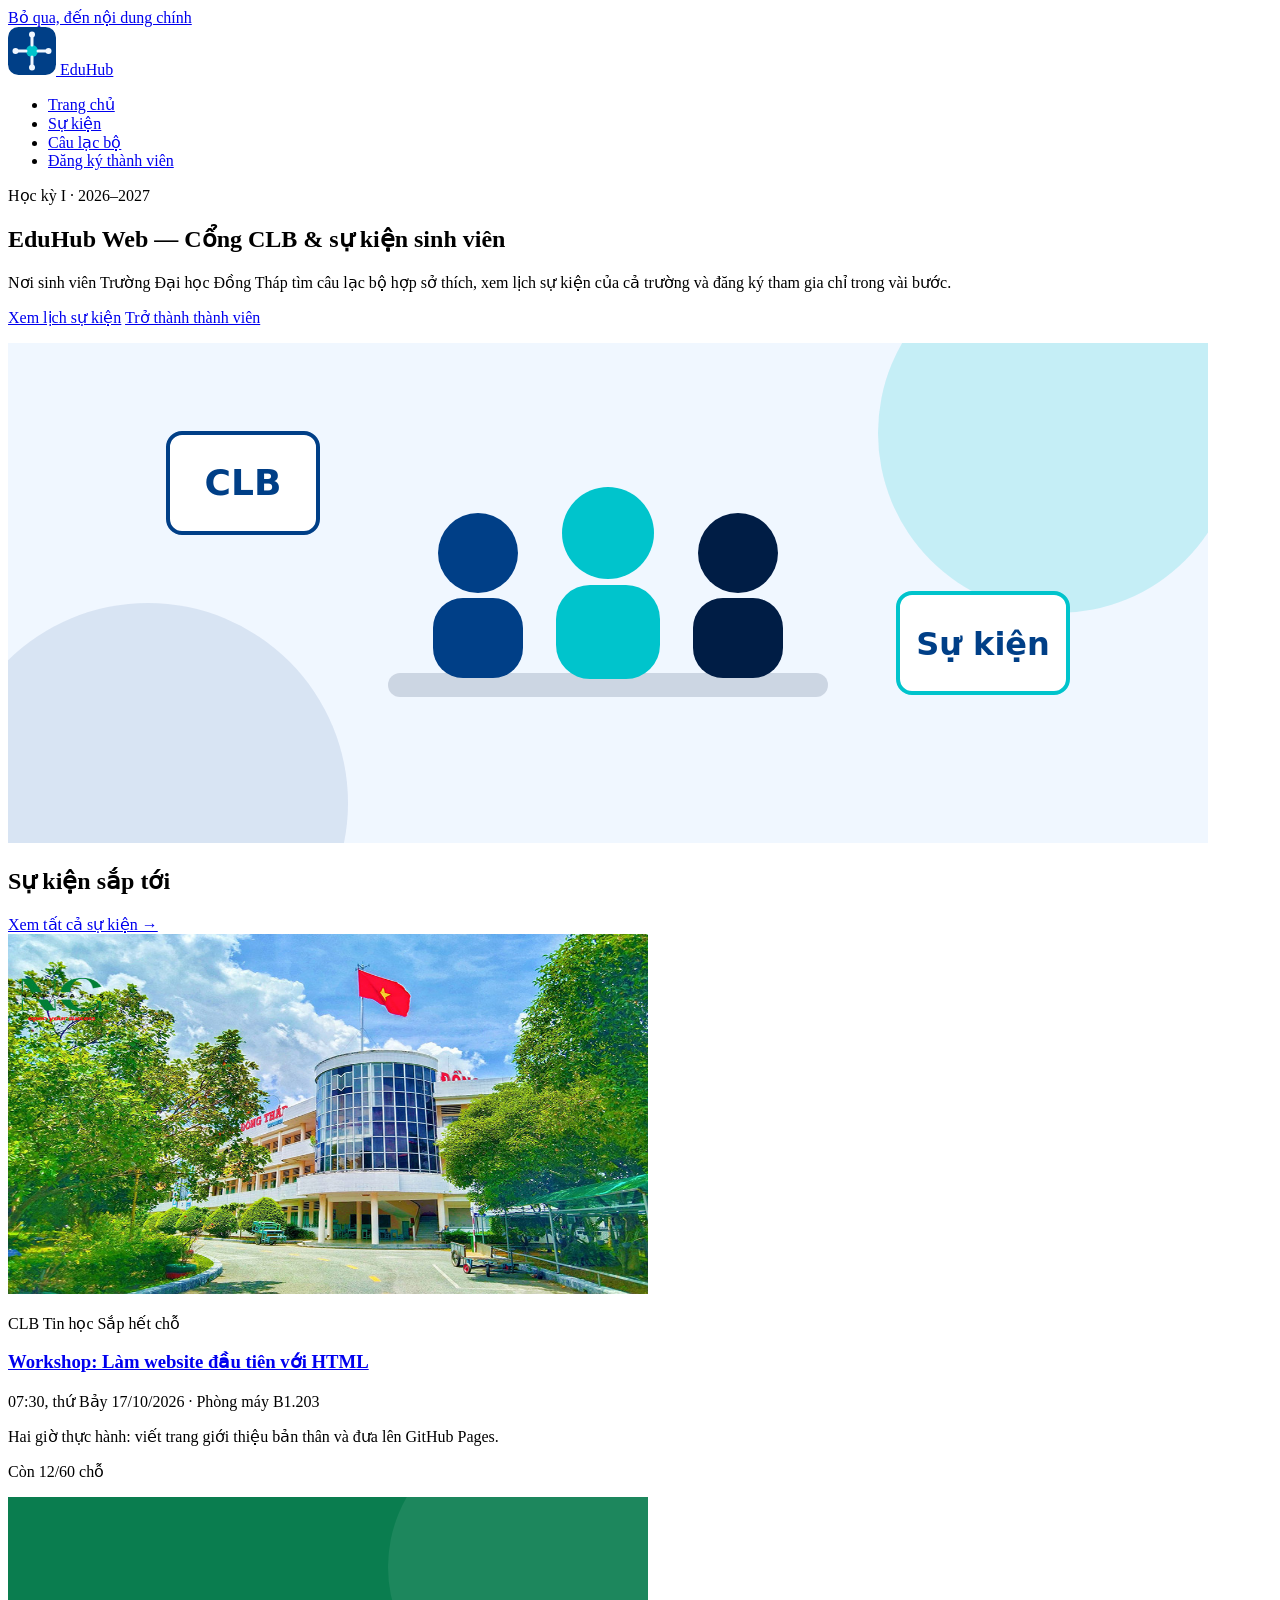
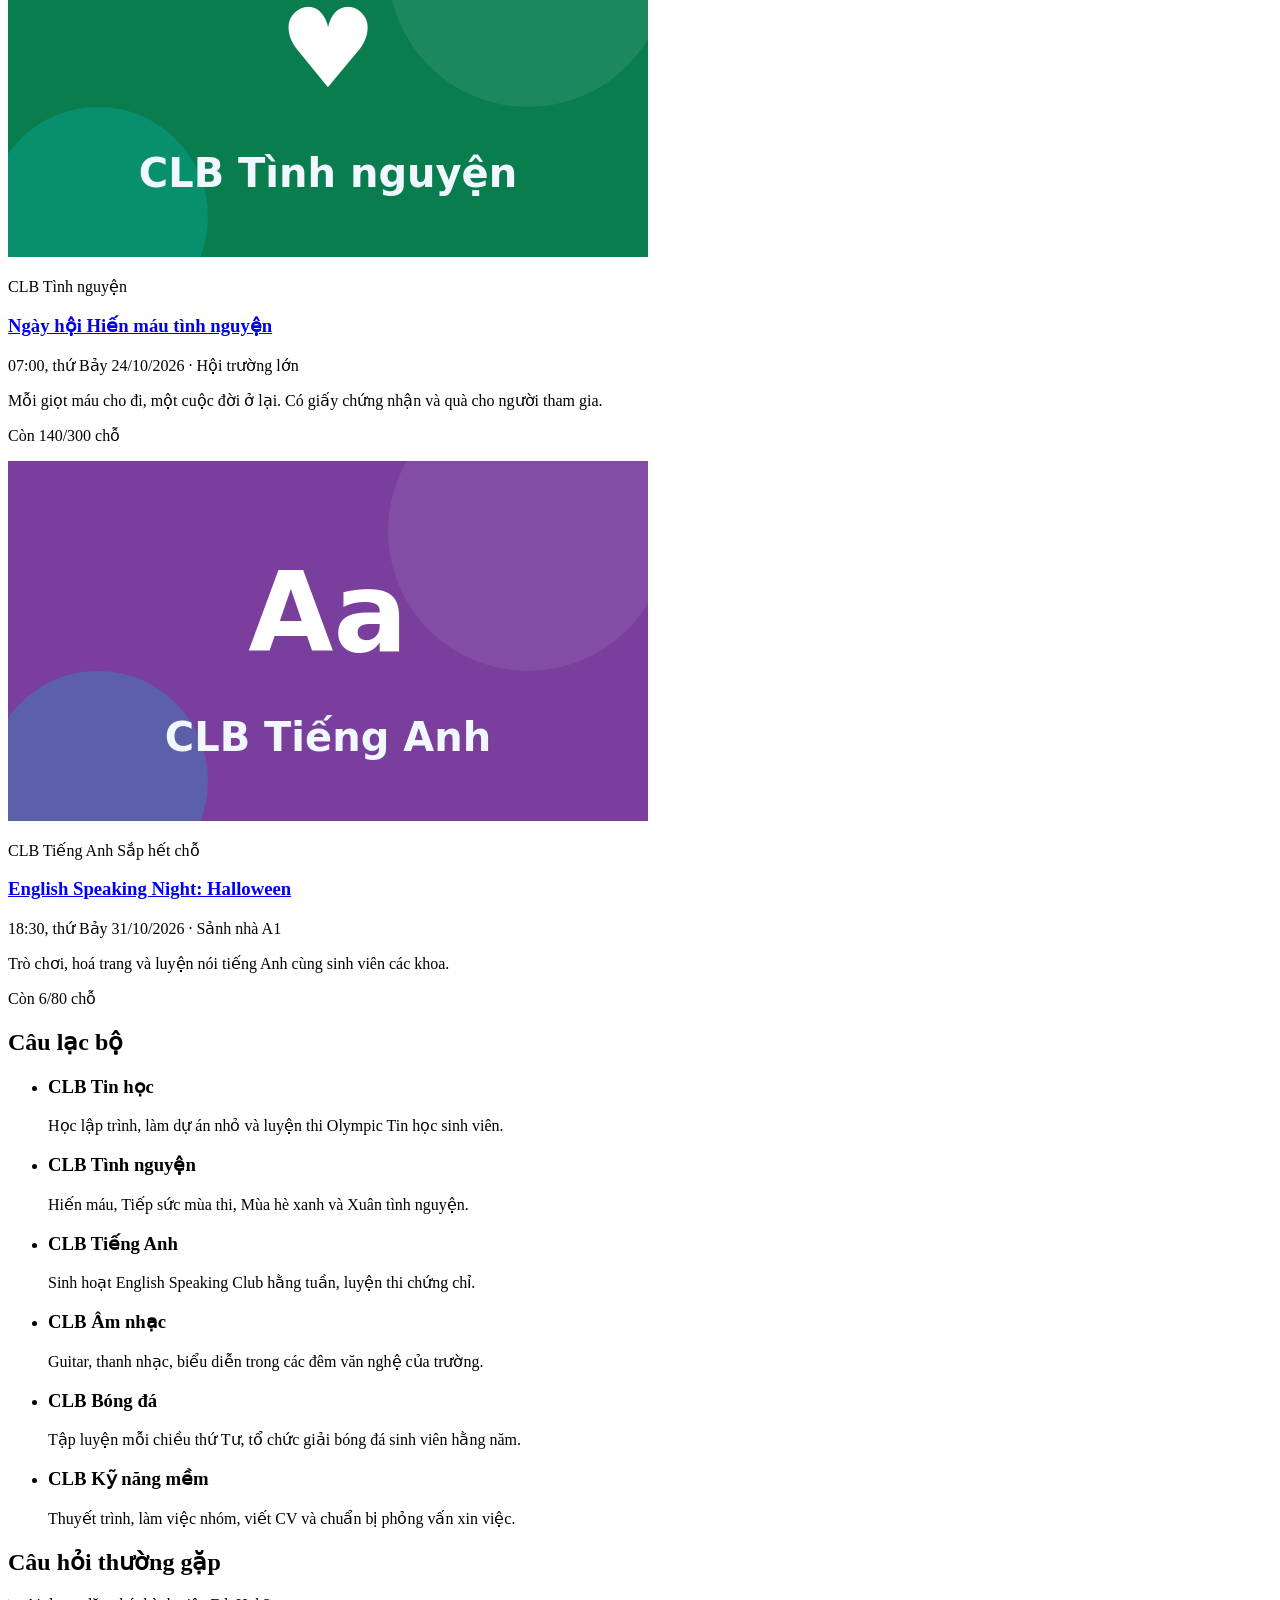
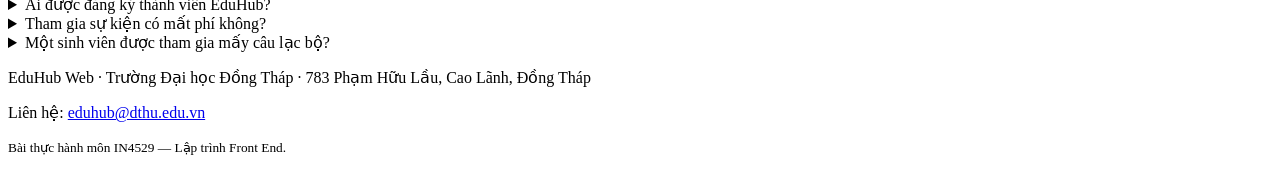
<file: EduHubWeb-Ch01-0024418084/index.html>
<!doctype html>
<html lang="vi">
  <head>
    <meta charset="utf-8" />
    <meta name="viewport" content="width=device-width, initial-scale=1" />
    <title>EduHub Web — CLB &amp; sự kiện sinh viên ĐH Đồng Tháp</title>
    <meta
      name="description"
      content="Cổng thông tin câu lạc bộ và sự kiện dành cho sinh viên Trường Đại học Đồng Tháp: xem lịch sự kiện, tìm CLB phù hợp và đăng ký thành viên."
    />
    <!-- Open Graph: thay "ten-tai-khoan" bằng tên tài khoản GitHub sau khi bật GitHub Pages -->
    <meta property="og:type" content="website" />
    <meta property="og:site_name" content="EduHub Web" />
    <meta
      property="og:title"
      content="EduHub Web — CLB &amp; sự kiện sinh viên ĐH Đồng Tháp"
    />
    <meta
      property="og:description"
      content="Xem lịch sự kiện, tìm câu lạc bộ phù hợp và đăng ký thành viên."
    />
    <meta
      property="og:url"
      content="https://ten-tai-khoan.github.io/eduhub-web/"
    />
    <meta
      property="og:image"
      content="https://ten-tai-khoan.github.io/eduhub-web/assets/og-image.png"
    />
    <meta property="og:locale" content="vi_VN" />
    <meta name="theme-color" content="#001D45" />
    <link rel="icon" href="assets/logo.svg" type="image/svg+xml" />
    <!-- Ch02: một tệp CSS duy nhất, main.css tự @import các lớp còn lại -->
    <link rel="stylesheet" href="css/main.css" />
  </head>
  <body>
    <a class="skip-link" href="#noi-dung">Bỏ qua, đến nội dung chính</a>

    <header class="site-header">
      <div class="container site-header__inner">
        <a class="brand" href="index.html">
          <img
            class="brand__logo"
            src="assets/logo.svg"
            alt=""
            width="48"
            height="48"
          />
          <span class="brand__name">Edu<span>Hub</span></span>
        </a>
        <nav class="site-nav" aria-label="Điều hướng chính">
          <ul class="site-nav__list">
            <li>
              <a class="site-nav__link" href="index.html" aria-current="page"
                >Trang chủ</a
              >
            </li>
            <li><a class="site-nav__link" href="events.html">Sự kiện</a></li>
            <li>
              <a class="site-nav__link" href="index.html#cau-lac-bo"
                >Câu lạc bộ</a
              >
            </li>
            <li>
              <a class="site-nav__link" href="register.html"
                >Đăng ký thành viên</a
              >
            </li>
          </ul>
        </nav>
      </div>
    </header>

    <main id="noi-dung">
      <section class="container hero" aria-labelledby="tieu-de-chinh">
        <div>
          <p class="hero__eyebrow">Học kỳ I · 2026–2027</p>
          <h1 id="tieu-de-chinh">
            EduHub Web — Cổng CLB &amp; sự kiện sinh viên
          </h1>
          <p class="hero__lead">
            Nơi sinh viên Trường Đại học Đồng Tháp tìm câu lạc bộ hợp sở thích,
            xem lịch sự kiện của cả trường và đăng ký tham gia chỉ trong vài
            bước.
          </p>
          <p class="btn-row">
            <a class="btn btn--accent" href="events.html">Xem lịch sự kiện</a>
            <a class="btn btn--ghost" href="register.html"
              >Trở thành thành viên</a
            >
          </p>
        </div>
        <img
          class="hero__media"
          src="assets/hero.svg"
          alt="Minh hoạ ba sinh viên đứng cạnh bảng CLB và bảng Sự kiện"
          width="1200"
          height="500"
        />
      </section>

      <section class="container section" aria-labelledby="su-kien-sap-toi">
        <div class="section__head">
          <h2 id="su-kien-sap-toi">Sự kiện sắp tới</h2>
          <a href="events.html">Xem tất cả sự kiện →</a>
        </div>
        <div class="card-grid">
          <article class="card event-card">
            <img
              class="card__media"
              src="assets/toa-nha.jpg"
              alt="Biểu tượng CLB Tin học"
              width="640"
              height="360"
              loading="lazy"
            />
            <div class="card__body">
              <p class="card__meta">
                <span class="tag">CLB Tin học</span>
                <span class="badge badge--hot">Sắp hết chỗ</span>
              </p>
              <h3 class="card__title">
                <a href="event-detail.html"
                  >Workshop: Làm website đầu tiên với HTML</a
                >
              </h3>
              <p class="event-card__info">
                <time datetime="2026-10-17T07:30+07:00"
                  >07:30, thứ Bảy 17/10/2026</time
                >
                · Phòng máy B1.203
              </p>
              <p class="card__text">
                Hai giờ thực hành: viết trang giới thiệu bản thân và đưa lên
                GitHub Pages.
              </p>
              <p class="event-card__seats">Còn 12/60 chỗ</p>
            </div>
          </article>

          <article class="card event-card">
            <img
              class="card__media"
              src="assets/club-tinh-nguyen.svg"
              alt="Biểu tượng CLB Tình nguyện"
              width="640"
              height="360"
              loading="lazy"
            />
            <div class="card__body">
              <p class="card__meta"><span class="tag">CLB Tình nguyện</span></p>
              <h3 class="card__title">
                <a href="events.html">Ngày hội Hiến máu tình nguyện</a>
              </h3>
              <p class="event-card__info">
                <time datetime="2026-10-24T07:00+07:00"
                  >07:00, thứ Bảy 24/10/2026</time
                >
                · Hội trường lớn
              </p>
              <p class="card__text">
                Mỗi giọt máu cho đi, một cuộc đời ở lại. Có giấy chứng nhận và
                quà cho người tham gia.
              </p>
              <p class="event-card__seats">Còn 140/300 chỗ</p>
            </div>
          </article>

          <article class="card event-card">
            <img
              class="card__media"
              src="assets/club-tieng-anh.svg"
              alt="Biểu tượng CLB Tiếng Anh"
              width="640"
              height="360"
              loading="lazy"
            />
            <div class="card__body">
              <p class="card__meta">
                <span class="tag">CLB Tiếng Anh</span>
                <span class="badge badge--hot">Sắp hết chỗ</span>
              </p>
              <h3 class="card__title">
                <a href="events.html">English Speaking Night: Halloween</a>
              </h3>
              <p class="event-card__info">
                <time datetime="2026-10-31T18:30+07:00"
                  >18:30, thứ Bảy 31/10/2026</time
                >
                · Sảnh nhà A1
              </p>
              <p class="card__text">
                Trò chơi, hoá trang và luyện nói tiếng Anh cùng sinh viên các
                khoa.
              </p>
              <p class="event-card__seats">Còn 6/80 chỗ</p>
            </div>
          </article>
        </div>
      </section>

      <section
        id="cau-lac-bo"
        class="container section"
        aria-labelledby="tieu-de-clb"
      >
        <div class="section__head">
          <h2 id="tieu-de-clb">Câu lạc bộ</h2>
        </div>
        <ul class="card-grid">
          <li class="club-card">
            <h3>CLB Tin học</h3>
            <p>
              Học lập trình, làm dự án nhỏ và luyện thi Olympic Tin học sinh
              viên.
            </p>
          </li>
          <li class="club-card">
            <h3>CLB Tình nguyện</h3>
            <p>Hiến máu, Tiếp sức mùa thi, Mùa hè xanh và Xuân tình nguyện.</p>
          </li>
          <li class="club-card">
            <h3>CLB Tiếng Anh</h3>
            <p>
              Sinh hoạt English Speaking Club hằng tuần, luyện thi chứng chỉ.
            </p>
          </li>
          <li class="club-card">
            <h3>CLB Âm nhạc</h3>
            <p>
              Guitar, thanh nhạc, biểu diễn trong các đêm văn nghệ của trường.
            </p>
          </li>
          <li class="club-card">
            <h3>CLB Bóng đá</h3>
            <p>
              Tập luyện mỗi chiều thứ Tư, tổ chức giải bóng đá sinh viên hằng
              năm.
            </p>
          </li>
          <li class="club-card">
            <h3>CLB Kỹ năng mềm</h3>
            <p>
              Thuyết trình, làm việc nhóm, viết CV và chuẩn bị phỏng vấn xin
              việc.
            </p>
          </li>
        </ul>
      </section>

      <section class="container section" aria-labelledby="hoi-dap">
        <div class="section__head">
          <h2 id="hoi-dap">Câu hỏi thường gặp</h2>
        </div>
        <div class="faq">
          <details class="faq__item">
            <summary>Ai được đăng ký thành viên EduHub?</summary>
            <p>
              Tất cả sinh viên đang học tại Trường Đại học Đồng Tháp, chỉ cần mã
              số sinh viên và email.
            </p>
          </details>
          <details class="faq__item">
            <summary>Tham gia sự kiện có mất phí không?</summary>
            <p>
              Phần lớn sự kiện miễn phí. Sự kiện có phí sẽ ghi rõ ở trang chi
              tiết.
            </p>
          </details>
          <details class="faq__item">
            <summary>Một sinh viên được tham gia mấy câu lạc bộ?</summary>
            <p>
              Không giới hạn, nhưng nên chọn tối đa hai CLB để có thời gian sinh
              hoạt đều đặn.
            </p>
          </details>
        </div>
      </section>
    </main>

    <footer class="site-footer">
      <div class="container site-footer__inner">
        <p>
          EduHub Web · Trường Đại học Đồng Tháp · 783 Phạm Hữu Lầu, Cao Lãnh,
          Đồng Tháp
        </p>
        <p>
          Liên hệ: <a href="mailto:eduhub@dthu.edu.vn">eduhub@dthu.edu.vn</a>
        </p>
        <p><small>Bài thực hành môn IN4529 — Lập trình Front End.</small></p>
      </div>
    </footer>
  </body>
</html>
</file>
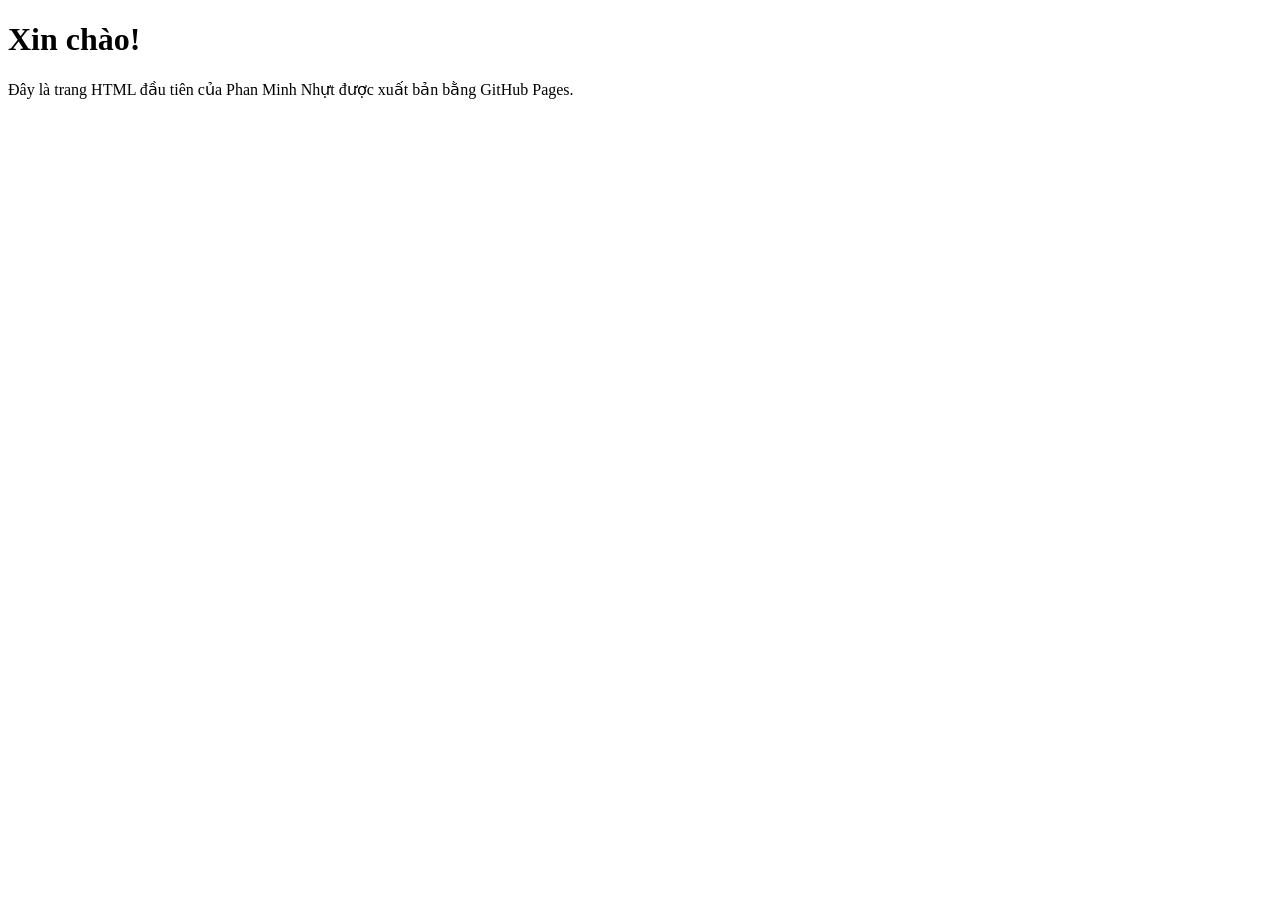
<file: Chuong_01_Test/Thu_5_phut_1.4_GitHub_Pages/index.html>
<!DOCTYPE html>
<html lang="vi">
<head>
  <meta charset="utf-8">
  <meta name="viewport" content="width=device-width, initial-scale=1">
  <title>Xin chào — Trang đầu tiên</title>
</head>
<body>
  <main>
    <h1>Xin chào!</h1>
    <p>Đây là trang HTML đầu tiên của Phan Minh Nhựt được xuất bản bằng GitHub Pages.</p>
  </main>
</body>
</html>
</file>
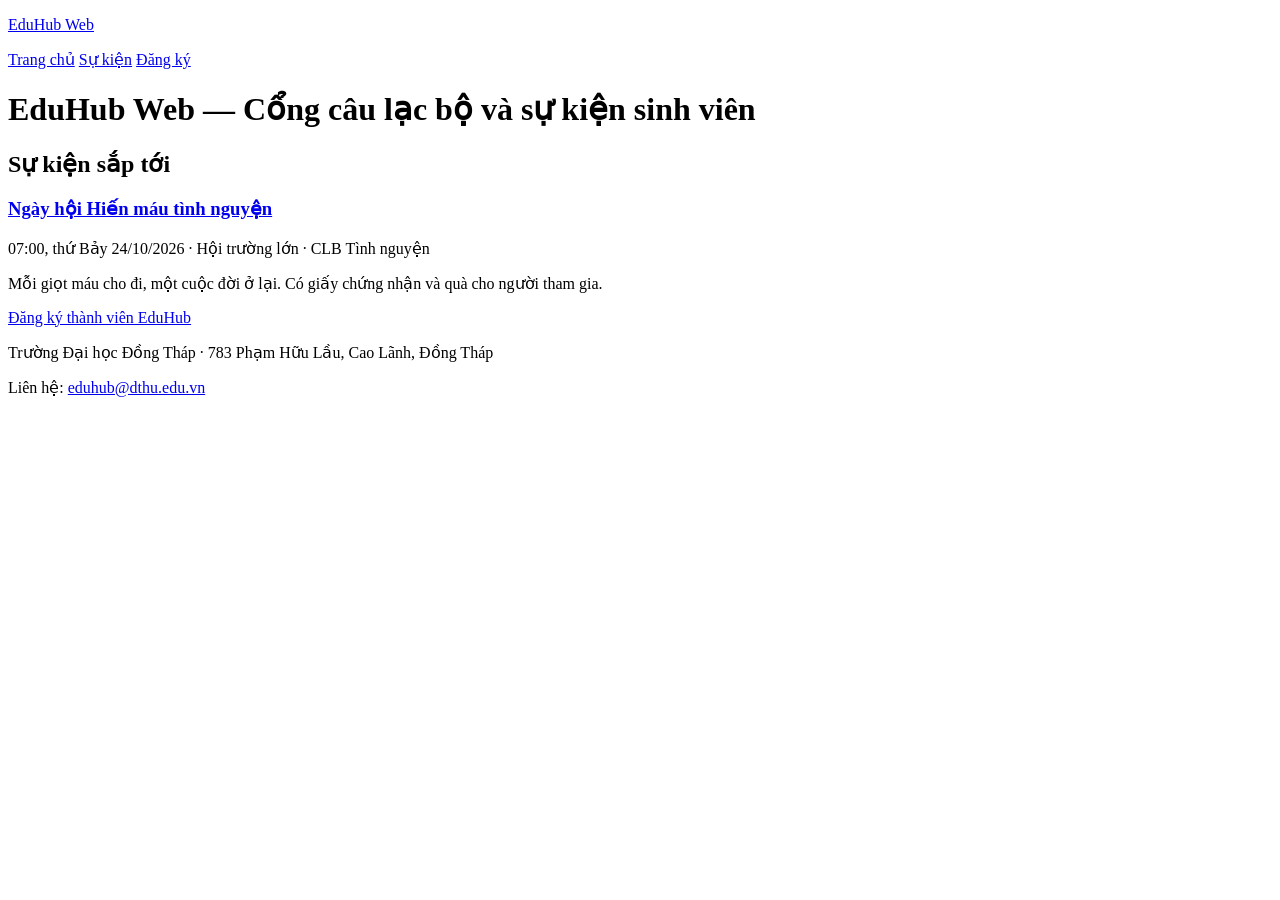
<file: Chuong_01_Test/Thu_5_phut_1.5_The_su_kien/index.html>
<!DOCTYPE html>
<html lang="vi">
<head>
  <meta charset="utf-8">
  <meta name="viewport" content="width=device-width, initial-scale=1">
  <title>Trang chủ · EduHub Web</title>
</head>
<body>
  <header>
    <p><a href="index.html">EduHub Web</a></p>
    <nav aria-label="Điều hướng chính">
      <a href="index.html" aria-current="page">Trang chủ</a>
      <a href="events.html">Sự kiện</a>
      <a href="register.html">Đăng ký</a>
    </nav>
  </header>
  <main>
    <h1>EduHub Web — Cổng câu lạc bộ và sự kiện sinh viên</h1>
    <section aria-labelledby="su-kien-sap-toi">
      <h2 id="su-kien-sap-toi">Sự kiện sắp tới</h2>
      <article>
        <h3><a href="events.html">Ngày hội Hiến máu tình nguyện</a></h3>
        <p>
          <time datetime="2026-10-24T07:00+07:00">07:00, thứ Bảy 24/10/2026</time>
          · Hội trường lớn · CLB Tình nguyện
        </p>
        <p>Mỗi giọt máu cho đi, một cuộc đời ở lại. Có giấy chứng nhận và quà cho người tham gia.</p>
      </article>
    </section>
    <p><a href="register.html">Đăng ký thành viên EduHub</a></p>
  </main>
  <footer>
    <p>Trường Đại học Đồng Tháp · 783 Phạm Hữu Lầu, Cao Lãnh, Đồng Tháp</p>
    <p>Liên hệ: <a href="mailto:eduhub@dthu.edu.vn">eduhub@dthu.edu.vn</a></p>
  </footer>
</body>
</html>
</file>
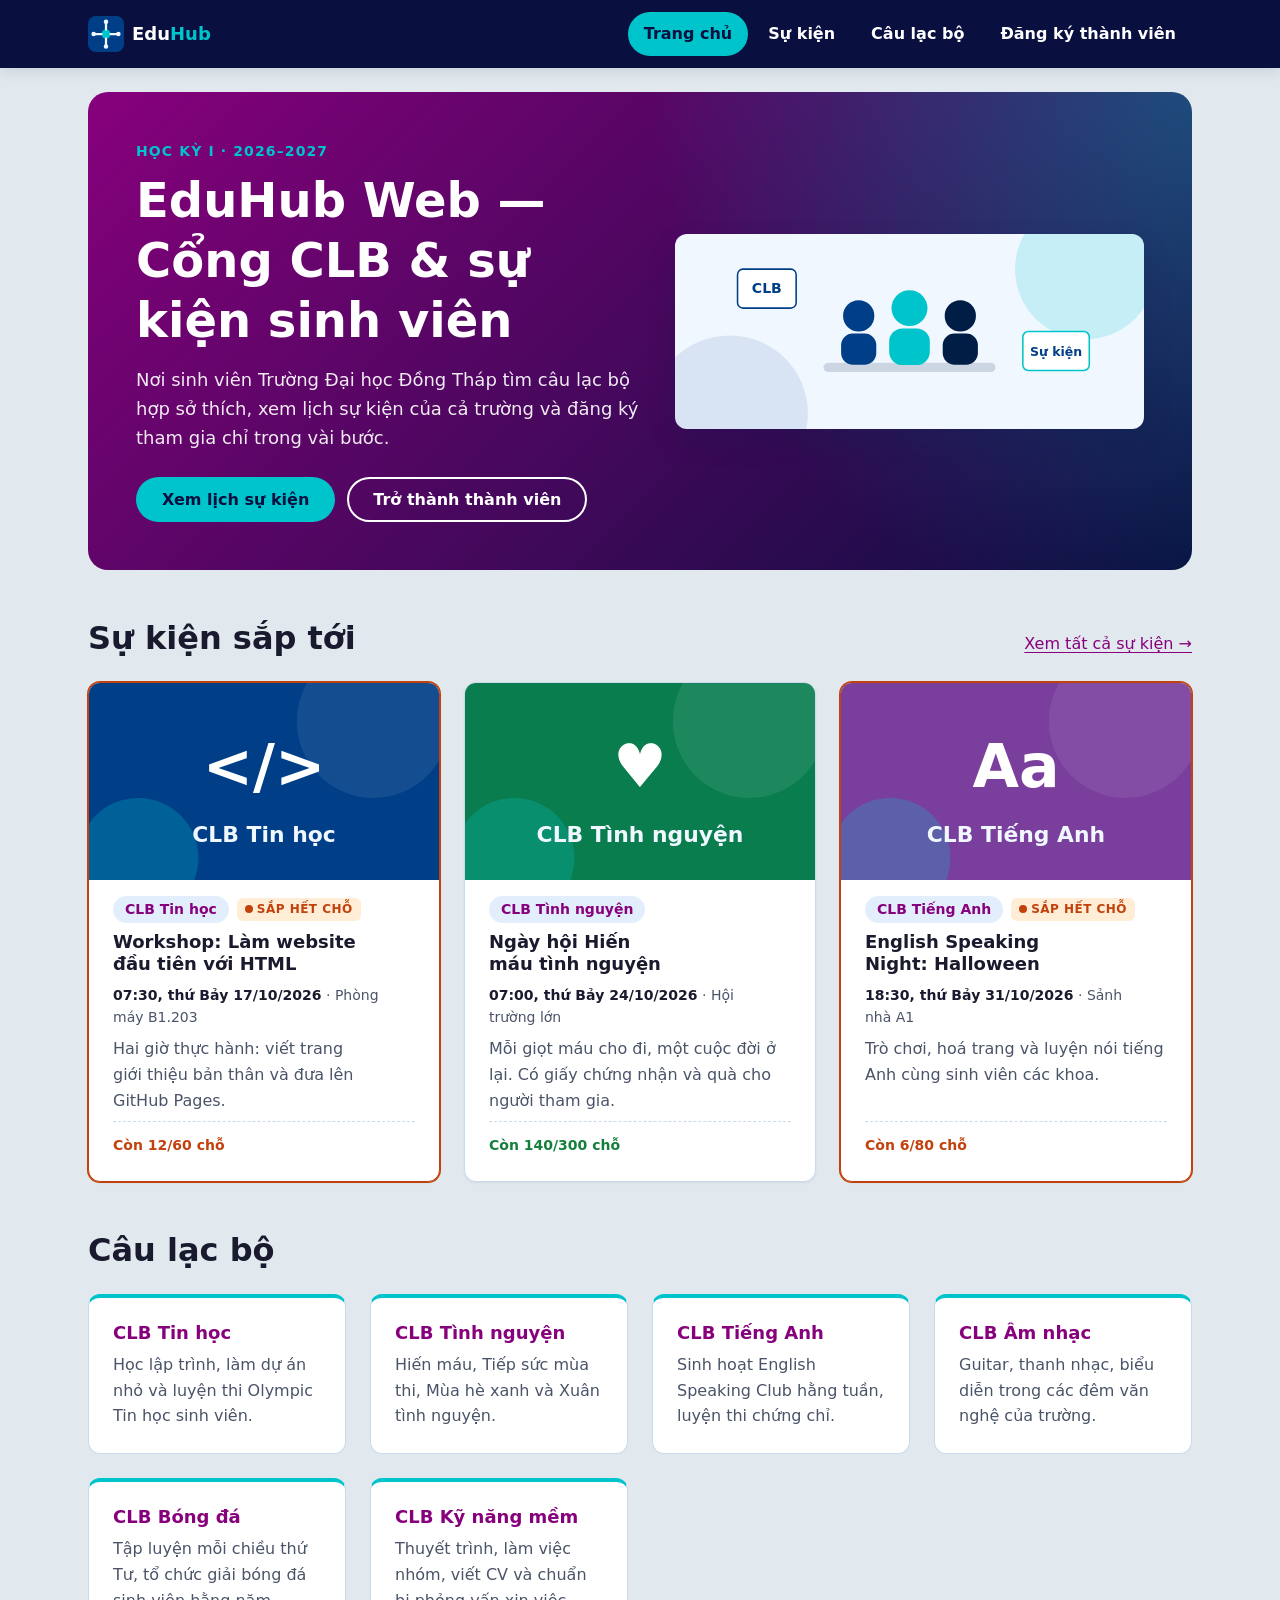
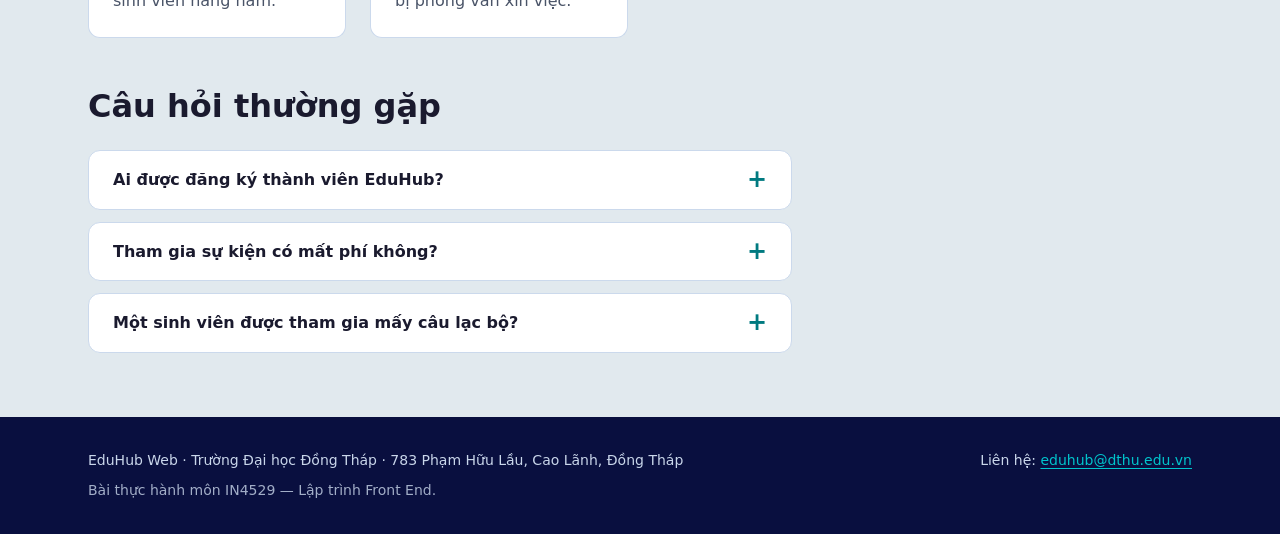
<file: EduHubWeb-Ch02-0024418084/solution/index.html>
<!doctype html>
<html lang="vi">
  <head>
    <meta charset="utf-8" />
    <meta name="viewport" content="width=device-width, initial-scale=1" />
    <title>EduHub Web — CLB &amp; sự kiện sinh viên ĐH Đồng Tháp</title>
    <meta
      name="description"
      content="Cổng thông tin câu lạc bộ và sự kiện dành cho sinh viên Trường Đại học Đồng Tháp: xem lịch sự kiện, tìm CLB phù hợp và đăng ký thành viên."
    />
    <!-- Open Graph: thay "ten-tai-khoan" bằng tên tài khoản GitHub sau khi bật GitHub Pages -->
    <meta property="og:type" content="website" />
    <meta property="og:site_name" content="EduHub Web" />
    <meta
      property="og:title"
      content="EduHub Web — CLB &amp; sự kiện sinh viên ĐH Đồng Tháp"
    />
    <meta
      property="og:description"
      content="Xem lịch sự kiện, tìm câu lạc bộ phù hợp và đăng ký thành viên."
    />
    <meta
      property="og:url"
      content="https://ten-tai-khoan.github.io/eduhub-web/"
    />
    <meta
      property="og:image"
      content="https://ten-tai-khoan.github.io/eduhub-web/assets/og-image.png"
    />
    <meta property="og:locale" content="vi_VN" />
    <meta name="theme-color" content="#001D45" />
    <link rel="icon" href="assets/logo.svg" type="image/svg+xml" />
    <!-- Ch02: một tệp CSS duy nhất, main.css tự @import các lớp còn lại -->
    <link rel="stylesheet" href="css/main.css" />
  </head>
  <body>
    <a class="skip-link" href="#noi-dung">Bỏ qua, đến nội dung chính</a>

    <header class="site-header">
      <div class="container site-header__inner">
        <a class="brand" href="index.html">
          <img
            class="brand__logo"
            src="assets/logo.svg"
            alt=""
            width="48"
            height="48"
          />
          <span class="brand__name">Edu<span>Hub</span></span>
        </a>
        <nav class="site-nav" aria-label="Điều hướng chính">
          <ul class="site-nav__list">
            <li>
              <a class="site-nav__link" href="index.html" aria-current="page"
                >Trang chủ</a
              >
            </li>
            <li><a class="site-nav__link" href="events.html">Sự kiện</a></li>
            <li>
              <a class="site-nav__link" href="index.html#cau-lac-bo"
                >Câu lạc bộ</a
              >
            </li>
            <li>
              <a class="site-nav__link" href="register.html"
                >Đăng ký thành viên</a
              >
            </li>
          </ul>
        </nav>
      </div>
    </header>

    <main id="noi-dung">
      <section class="container hero" aria-labelledby="tieu-de-chinh">
        <div>
          <p class="hero__eyebrow">Học kỳ I · 2026–2027</p>
          <h1 id="tieu-de-chinh">
            EduHub Web — Cổng CLB &amp; sự kiện sinh viên
          </h1>
          <p class="hero__lead">
            Nơi sinh viên Trường Đại học Đồng Tháp tìm câu lạc bộ hợp sở thích,
            xem lịch sự kiện của cả trường và đăng ký tham gia chỉ trong vài
            bước.
          </p>
          <p class="btn-row">
            <a class="btn btn--accent" href="events.html">Xem lịch sự kiện</a>
            <a class="btn btn--ghost" href="register.html"
              >Trở thành thành viên</a
            >
          </p>
        </div>
        <img
          class="hero__media"
          src="assets/hero.svg"
          alt="Minh hoạ ba sinh viên đứng cạnh bảng CLB và bảng Sự kiện"
          width="1200"
          height="500"
        />
      </section>

      <section class="container section" aria-labelledby="su-kien-sap-toi">
        <div class="section__head">
          <h2 id="su-kien-sap-toi">Sự kiện sắp tới</h2>
          <a href="events.html">Xem tất cả sự kiện →</a>
        </div>
        <div class="card-grid">
          <article class="card event-card">
            <img
              class="card__media"
              src="assets/club-tin-hoc.svg"
              alt="Biểu tượng CLB Tin học"
              width="640"
              height="360"
              loading="lazy"
            />
            <div class="card__body">
              <p class="card__meta">
                <span class="tag">CLB Tin học</span>
                <span class="badge badge--hot">Sắp hết chỗ</span>
              </p>
              <h3 class="card__title">
                <a href="event-detail.html"
                  >Workshop: Làm website đầu tiên với HTML</a
                >
              </h3>
              <p class="event-card__info">
                <time datetime="2026-10-17T07:30+07:00"
                  >07:30, thứ Bảy 17/10/2026</time
                >
                · Phòng máy B1.203
              </p>
              <p class="card__text">
                Hai giờ thực hành: viết trang giới thiệu bản thân và đưa lên
                GitHub Pages.
              </p>
              <p class="event-card__seats">Còn 12/60 chỗ</p>
            </div>
          </article>

          <article class="card event-card">
            <img
              class="card__media"
              src="assets/club-tinh-nguyen.svg"
              alt="Biểu tượng CLB Tình nguyện"
              width="640"
              height="360"
              loading="lazy"
            />
            <div class="card__body">
              <p class="card__meta"><span class="tag">CLB Tình nguyện</span></p>
              <h3 class="card__title">
                <a href="events.html">Ngày hội Hiến máu tình nguyện</a>
              </h3>
              <p class="event-card__info">
                <time datetime="2026-10-24T07:00+07:00"
                  >07:00, thứ Bảy 24/10/2026</time
                >
                · Hội trường lớn
              </p>
              <p class="card__text">
                Mỗi giọt máu cho đi, một cuộc đời ở lại. Có giấy chứng nhận và
                quà cho người tham gia.
              </p>
              <p class="event-card__seats">Còn 140/300 chỗ</p>
            </div>
          </article>

          <article class="card event-card">
            <img
              class="card__media"
              src="assets/club-tieng-anh.svg"
              alt="Biểu tượng CLB Tiếng Anh"
              width="640"
              height="360"
              loading="lazy"
            />
            <div class="card__body">
              <p class="card__meta">
                <span class="tag">CLB Tiếng Anh</span>
                <span class="badge badge--hot">Sắp hết chỗ</span>
              </p>
              <h3 class="card__title">
                <a href="events.html">English Speaking Night: Halloween</a>
              </h3>
              <p class="event-card__info">
                <time datetime="2026-10-31T18:30+07:00"
                  >18:30, thứ Bảy 31/10/2026</time
                >
                · Sảnh nhà A1
              </p>
              <p class="card__text">
                Trò chơi, hoá trang và luyện nói tiếng Anh cùng sinh viên các
                khoa.
              </p>
              <p class="event-card__seats">Còn 6/80 chỗ</p>
            </div>
          </article>
        </div>
      </section>

      <section
        id="cau-lac-bo"
        class="container section"
        aria-labelledby="tieu-de-clb"
      >
        <div class="section__head">
          <h2 id="tieu-de-clb">Câu lạc bộ</h2>
        </div>
        <ul class="card-grid">
          <li class="club-card">
            <h3>CLB Tin học</h3>
            <p>
              Học lập trình, làm dự án nhỏ và luyện thi Olympic Tin học sinh
              viên.
            </p>
          </li>
          <li class="club-card">
            <h3>CLB Tình nguyện</h3>
            <p>Hiến máu, Tiếp sức mùa thi, Mùa hè xanh và Xuân tình nguyện.</p>
          </li>
          <li class="club-card">
            <h3>CLB Tiếng Anh</h3>
            <p>
              Sinh hoạt English Speaking Club hằng tuần, luyện thi chứng chỉ.
            </p>
          </li>
          <li class="club-card">
            <h3>CLB Âm nhạc</h3>
            <p>
              Guitar, thanh nhạc, biểu diễn trong các đêm văn nghệ của trường.
            </p>
          </li>
          <li class="club-card">
            <h3>CLB Bóng đá</h3>
            <p>
              Tập luyện mỗi chiều thứ Tư, tổ chức giải bóng đá sinh viên hằng
              năm.
            </p>
          </li>
          <li class="club-card">
            <h3>CLB Kỹ năng mềm</h3>
            <p>
              Thuyết trình, làm việc nhóm, viết CV và chuẩn bị phỏng vấn xin
              việc.
            </p>
          </li>
        </ul>
      </section>

      <section class="container section" aria-labelledby="hoi-dap">
        <div class="section__head">
          <h2 id="hoi-dap">Câu hỏi thường gặp</h2>
        </div>
        <div class="faq">
          <details class="faq__item">
            <summary>Ai được đăng ký thành viên EduHub?</summary>
            <p>
              Tất cả sinh viên đang học tại Trường Đại học Đồng Tháp, chỉ cần mã
              số sinh viên và email.
            </p>
          </details>
          <details class="faq__item">
            <summary>Tham gia sự kiện có mất phí không?</summary>
            <p>
              Phần lớn sự kiện miễn phí. Sự kiện có phí sẽ ghi rõ ở trang chi
              tiết.
            </p>
          </details>
          <details class="faq__item">
            <summary>Một sinh viên được tham gia mấy câu lạc bộ?</summary>
            <p>
              Không giới hạn, nhưng nên chọn tối đa hai CLB để có thời gian sinh
              hoạt đều đặn.
            </p>
          </details>
        </div>
      </section>
    </main>

    <footer class="site-footer">
      <div class="container site-footer__inner">
        <p>
          EduHub Web · Trường Đại học Đồng Tháp · 783 Phạm Hữu Lầu, Cao Lãnh,
          Đồng Tháp
        </p>
        <p>
          Liên hệ: <a href="mailto:eduhub@dthu.edu.vn">eduhub@dthu.edu.vn</a>
        </p>
        <p><small>Bài thực hành môn IN4529 — Lập trình Front End.</small></p>
      </div>
    </footer>
  </body>
</html>
</file>
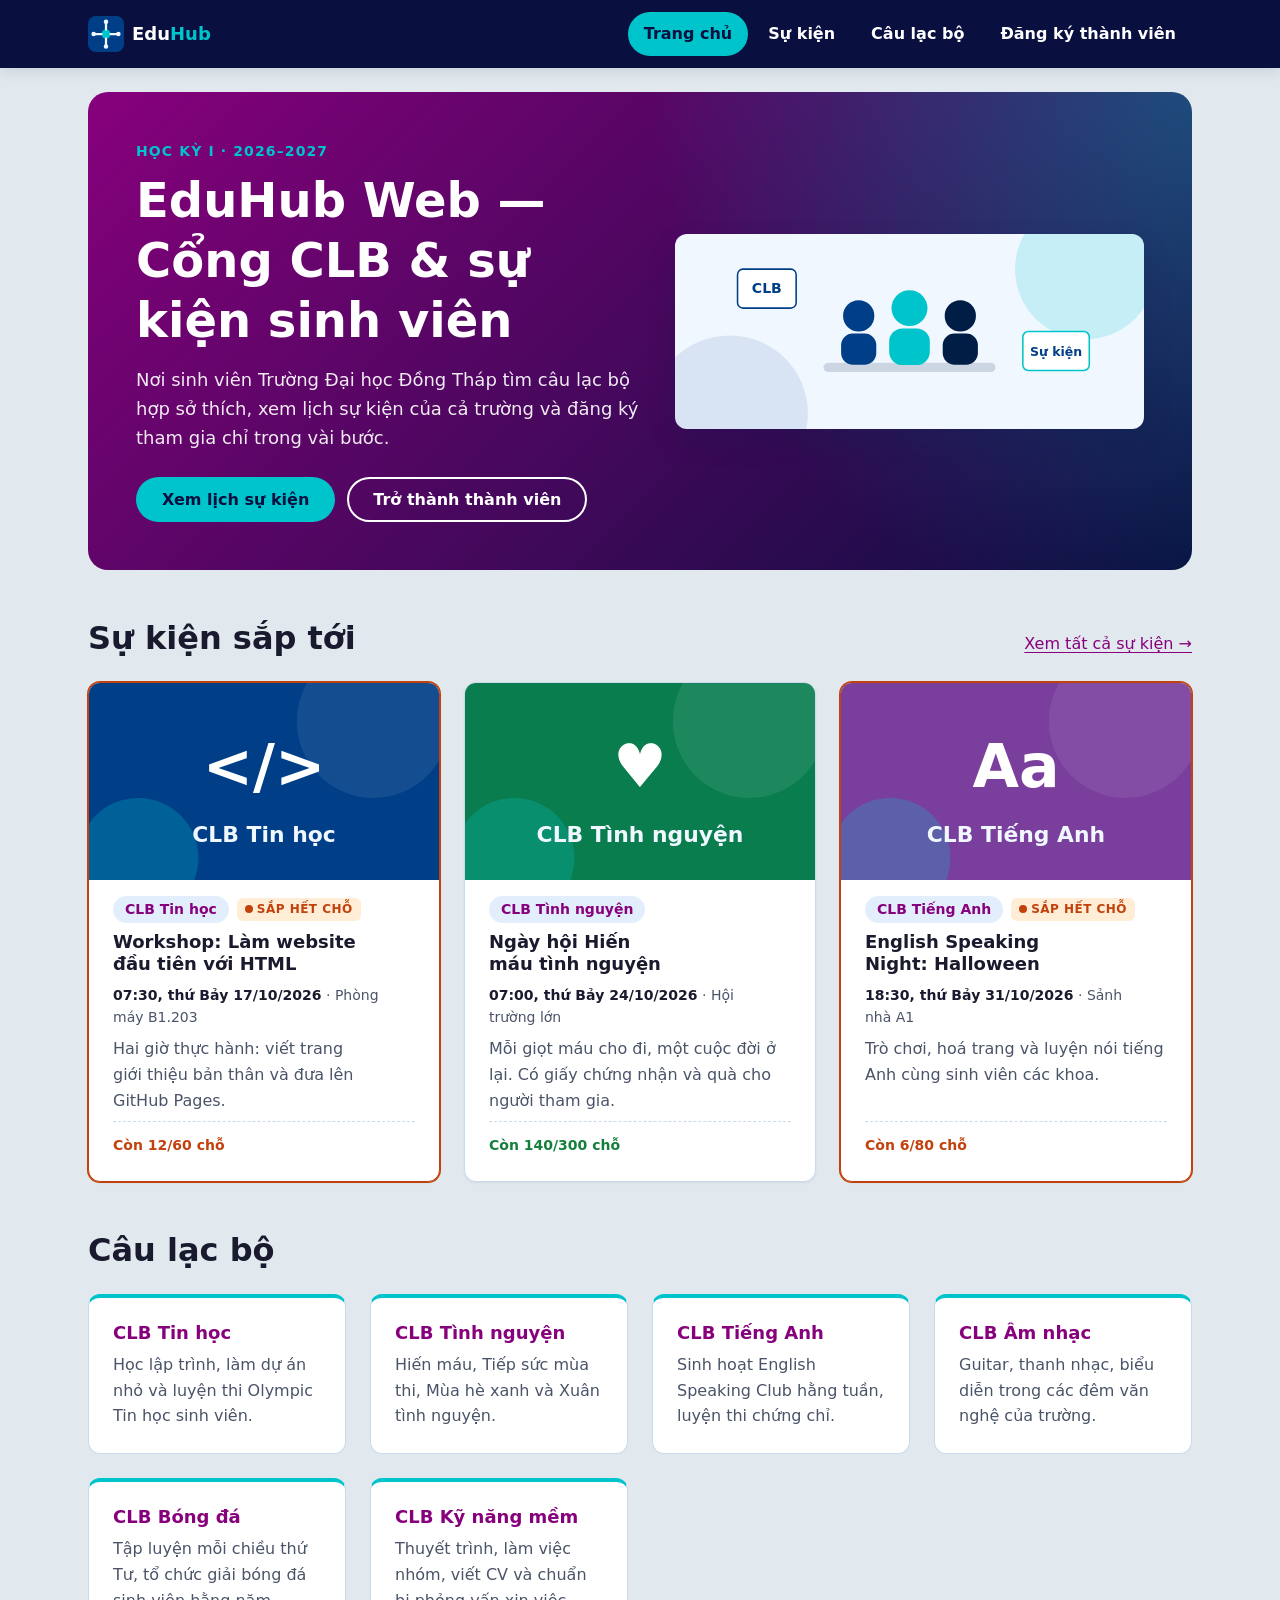
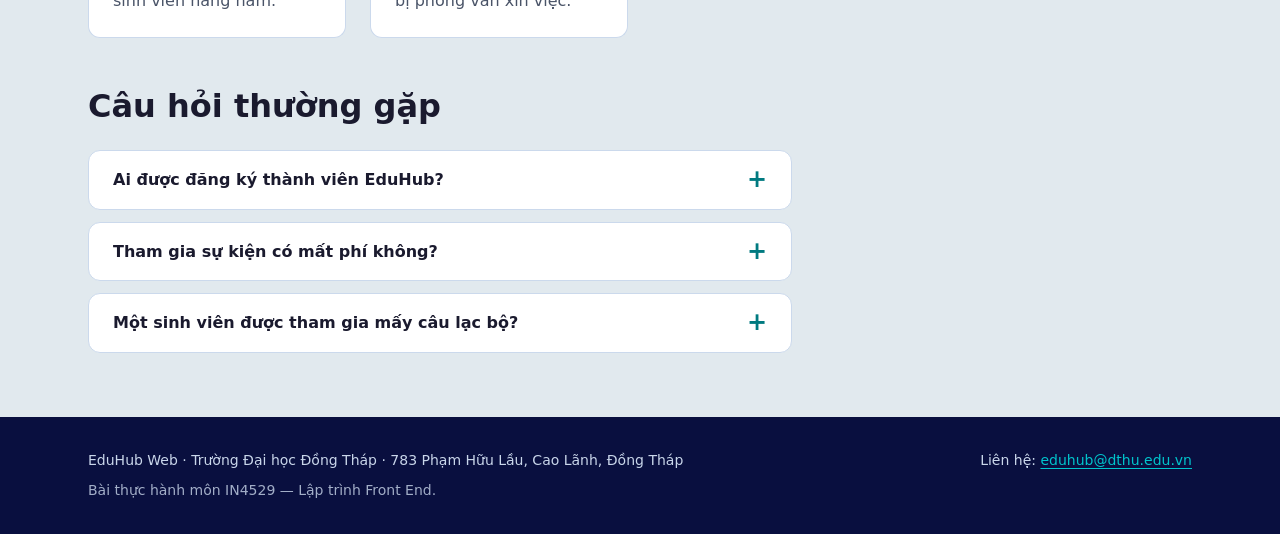
<file: EduHubWeb-Ch02-0024418084/starter/index.html>
<!DOCTYPE html>
<html lang="vi">
  <head>
    <meta charset="utf-8">
    <meta name="viewport" content="width=device-width, initial-scale=1">
    <title>EduHub Web — CLB &amp; sự kiện sinh viên ĐH Đồng Tháp</title>
    <meta name="description" content="Cổng thông tin câu lạc bộ và sự kiện dành cho sinh viên Trường Đại học Đồng Tháp: xem lịch sự kiện, tìm CLB phù hợp và đăng ký thành viên.">
    <!-- Open Graph: thay "ten-tai-khoan" bằng tên tài khoản GitHub sau khi bật GitHub Pages -->
    <meta property="og:type" content="website">
    <meta property="og:site_name" content="EduHub Web">
    <meta property="og:title" content="EduHub Web — CLB &amp; sự kiện sinh viên ĐH Đồng Tháp">
    <meta property="og:description" content="Xem lịch sự kiện, tìm câu lạc bộ phù hợp và đăng ký thành viên.">
    <meta property="og:url" content="https://ten-tai-khoan.github.io/eduhub-web/">
    <meta property="og:image" content="https://ten-tai-khoan.github.io/eduhub-web/assets/og-image.png">
    <meta property="og:locale" content="vi_VN">
    <meta name="theme-color" content="#001D45">
    <link rel="icon" href="assets/logo.svg" type="image/svg+xml">
    <!-- Ch02: một tệp CSS duy nhất, main.css tự @import các lớp còn lại -->
    <link rel="stylesheet" href="css/main.css">
  </head>
  <body>
    <a class="skip-link" href="#noi-dung">Bỏ qua, đến nội dung chính</a>

    <header class="site-header">
      <div class="container site-header__inner">
        <a class="brand" href="index.html">
          <img class="brand__logo" src="assets/logo.svg" alt="" width="48" height="48">
          <span class="brand__name">Edu<span>Hub</span></span>
        </a>
        <nav class="site-nav" aria-label="Điều hướng chính">
          <ul class="site-nav__list">
          <li><a class="site-nav__link" href="index.html" aria-current="page">Trang chủ</a></li>
          <li><a class="site-nav__link" href="events.html">Sự kiện</a></li>
          <li><a class="site-nav__link" href="index.html#cau-lac-bo">Câu lạc bộ</a></li>
          <li><a class="site-nav__link" href="register.html">Đăng ký thành viên</a></li>
          </ul>
        </nav>
      </div>
    </header>

    <main id="noi-dung">
      <section class="container hero" aria-labelledby="tieu-de-chinh">
        <div>
          <p class="hero__eyebrow">Học kỳ I · 2026–2027</p>
          <h1 id="tieu-de-chinh">EduHub Web — Cổng CLB &amp; sự kiện sinh viên</h1>
          <p class="hero__lead">
            Nơi sinh viên Trường Đại học Đồng Tháp tìm câu lạc bộ hợp sở thích,
            xem lịch sự kiện của cả trường và đăng ký tham gia chỉ trong vài bước.
          </p>
          <p class="btn-row">
            <a class="btn btn--accent" href="events.html">Xem lịch sự kiện</a>
            <a class="btn btn--ghost" href="register.html">Trở thành thành viên</a>
          </p>
        </div>
        <img class="hero__media" src="assets/hero.svg" alt="Minh hoạ ba sinh viên đứng cạnh bảng CLB và bảng Sự kiện" width="1200" height="500">
      </section>

      <section class="container section" aria-labelledby="su-kien-sap-toi">
        <div class="section__head">
          <h2 id="su-kien-sap-toi">Sự kiện sắp tới</h2>
          <a href="events.html">Xem tất cả sự kiện →</a>
        </div>
        <div class="card-grid">
        <article class="card event-card">
          <img class="card__media" src="assets/club-tin-hoc.svg" alt="Biểu tượng CLB Tin học" width="640" height="360" loading="lazy">
          <div class="card__body">
            <p class="card__meta"><span class="tag">CLB Tin học</span> <span class="badge badge--hot">Sắp hết chỗ</span></p>
            <h3 class="card__title"><a href="event-detail.html">Workshop: Làm website đầu tiên với HTML</a></h3>
            <p class="event-card__info"><time datetime="2026-10-17T07:30+07:00">07:30, thứ Bảy 17/10/2026</time> · Phòng máy B1.203</p>
            <p class="card__text">Hai giờ thực hành: viết trang giới thiệu bản thân và đưa lên GitHub Pages.</p>
            <p class="event-card__seats">Còn 12/60 chỗ</p>
          </div>
        </article>

        <article class="card event-card">
          <img class="card__media" src="assets/club-tinh-nguyen.svg" alt="Biểu tượng CLB Tình nguyện" width="640" height="360" loading="lazy">
          <div class="card__body">
            <p class="card__meta"><span class="tag">CLB Tình nguyện</span></p>
            <h3 class="card__title"><a href="events.html">Ngày hội Hiến máu tình nguyện</a></h3>
            <p class="event-card__info"><time datetime="2026-10-24T07:00+07:00">07:00, thứ Bảy 24/10/2026</time> · Hội trường lớn</p>
            <p class="card__text">Mỗi giọt máu cho đi, một cuộc đời ở lại. Có giấy chứng nhận và quà cho người tham gia.</p>
            <p class="event-card__seats">Còn 140/300 chỗ</p>
          </div>
        </article>

        <article class="card event-card">
          <img class="card__media" src="assets/club-tieng-anh.svg" alt="Biểu tượng CLB Tiếng Anh" width="640" height="360" loading="lazy">
          <div class="card__body">
            <p class="card__meta"><span class="tag">CLB Tiếng Anh</span> <span class="badge badge--hot">Sắp hết chỗ</span></p>
            <h3 class="card__title"><a href="events.html">English Speaking Night: Halloween</a></h3>
            <p class="event-card__info"><time datetime="2026-10-31T18:30+07:00">18:30, thứ Bảy 31/10/2026</time> · Sảnh nhà A1</p>
            <p class="card__text">Trò chơi, hoá trang và luyện nói tiếng Anh cùng sinh viên các khoa.</p>
            <p class="event-card__seats">Còn 6/80 chỗ</p>
          </div>
        </article>
        </div>
      </section>

      <section id="cau-lac-bo" class="container section" aria-labelledby="tieu-de-clb">
        <div class="section__head">
          <h2 id="tieu-de-clb">Câu lạc bộ</h2>
        </div>
        <ul class="card-grid">
          <li class="club-card">
            <h3>CLB Tin học</h3>
            <p>Học lập trình, làm dự án nhỏ và luyện thi Olympic Tin học sinh viên.</p>
          </li>
          <li class="club-card">
            <h3>CLB Tình nguyện</h3>
            <p>Hiến máu, Tiếp sức mùa thi, Mùa hè xanh và Xuân tình nguyện.</p>
          </li>
          <li class="club-card">
            <h3>CLB Tiếng Anh</h3>
            <p>Sinh hoạt English Speaking Club hằng tuần, luyện thi chứng chỉ.</p>
          </li>
          <li class="club-card">
            <h3>CLB Âm nhạc</h3>
            <p>Guitar, thanh nhạc, biểu diễn trong các đêm văn nghệ của trường.</p>
          </li>
          <li class="club-card">
            <h3>CLB Bóng đá</h3>
            <p>Tập luyện mỗi chiều thứ Tư, tổ chức giải bóng đá sinh viên hằng năm.</p>
          </li>
          <li class="club-card">
            <h3>CLB Kỹ năng mềm</h3>
            <p>Thuyết trình, làm việc nhóm, viết CV và chuẩn bị phỏng vấn xin việc.</p>
          </li>
        </ul>
      </section>

      <section class="container section" aria-labelledby="hoi-dap">
        <div class="section__head">
          <h2 id="hoi-dap">Câu hỏi thường gặp</h2>
        </div>
        <div class="faq">
          <details class="faq__item">
            <summary>Ai được đăng ký thành viên EduHub?</summary>
            <p>Tất cả sinh viên đang học tại Trường Đại học Đồng Tháp, chỉ cần mã số sinh viên và email.</p>
          </details>
          <details class="faq__item">
            <summary>Tham gia sự kiện có mất phí không?</summary>
            <p>Phần lớn sự kiện miễn phí. Sự kiện có phí sẽ ghi rõ ở trang chi tiết.</p>
          </details>
          <details class="faq__item">
            <summary>Một sinh viên được tham gia mấy câu lạc bộ?</summary>
            <p>Không giới hạn, nhưng nên chọn tối đa hai CLB để có thời gian sinh hoạt đều đặn.</p>
          </details>
        </div>
      </section>
    </main>

    <footer class="site-footer">
      <div class="container site-footer__inner">
        <p>EduHub Web · Trường Đại học Đồng Tháp · 783 Phạm Hữu Lầu, Cao Lãnh, Đồng Tháp</p>
        <p>Liên hệ: <a href="mailto:eduhub@dthu.edu.vn">eduhub@dthu.edu.vn</a></p>
        <p><small>Bài thực hành môn IN4529 — Lập trình Front End.</small></p>
      </div>
    </footer>
  </body>
</html>
</file>
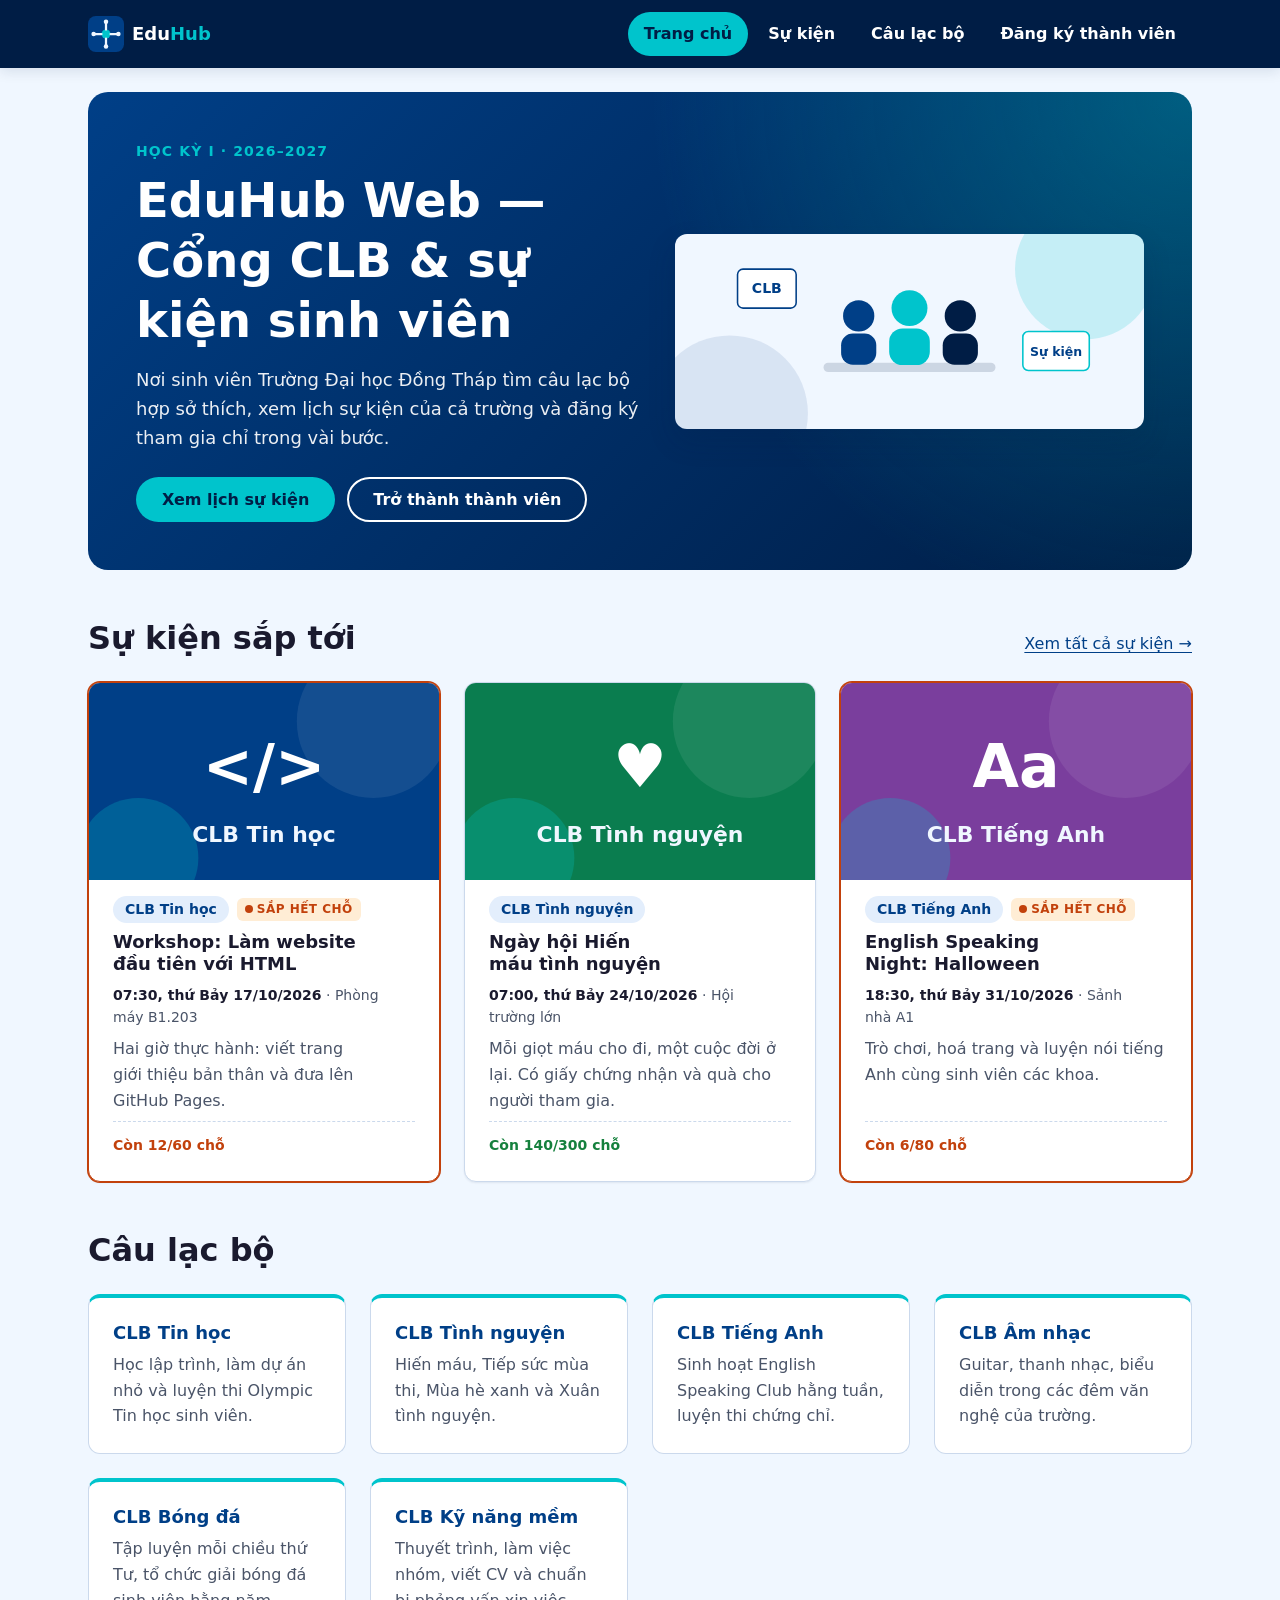
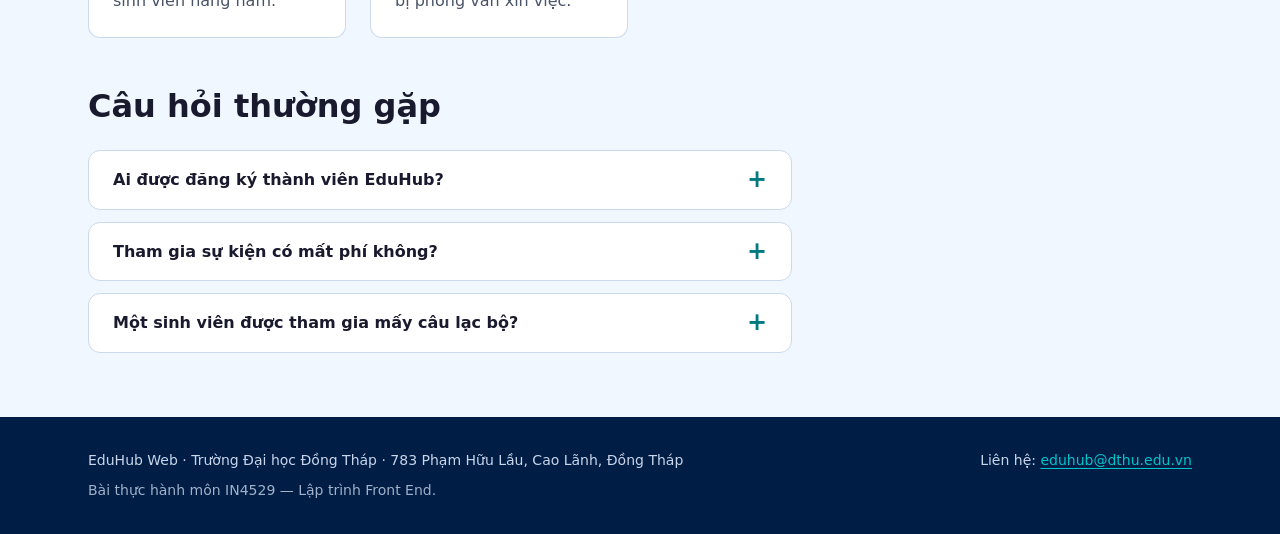
<file: EduHubWeb-Ch03-0024418084/solution/index.html>
<!DOCTYPE html>
<html lang="vi">
  <head>
    <meta charset="utf-8">
    <meta name="viewport" content="width=device-width, initial-scale=1">
    <title>EduHub Web — CLB &amp; sự kiện sinh viên ĐH Đồng Tháp</title>
    <meta name="description" content="Cổng thông tin câu lạc bộ và sự kiện dành cho sinh viên Trường Đại học Đồng Tháp: xem lịch sự kiện, tìm CLB phù hợp và đăng ký thành viên.">
    <!-- Open Graph: thay "ten-tai-khoan" bằng tên tài khoản GitHub sau khi bật GitHub Pages -->
    <meta property="og:type" content="website">
    <meta property="og:site_name" content="EduHub Web">
    <meta property="og:title" content="EduHub Web — CLB &amp; sự kiện sinh viên ĐH Đồng Tháp">
    <meta property="og:description" content="Xem lịch sự kiện, tìm câu lạc bộ phù hợp và đăng ký thành viên.">
    <meta property="og:url" content="https://ten-tai-khoan.github.io/eduhub-web/">
    <meta property="og:image" content="https://ten-tai-khoan.github.io/eduhub-web/assets/og-image.png">
    <meta property="og:locale" content="vi_VN">
    <meta name="theme-color" content="#001D45">
    <link rel="icon" href="assets/logo.svg" type="image/svg+xml">
    <!-- Ch02: một tệp CSS duy nhất, main.css tự @import các lớp còn lại -->
    <link rel="stylesheet" href="css/main.css">
  </head>
  <body>
    <a class="skip-link" href="#noi-dung">Bỏ qua, đến nội dung chính</a>

    <header class="site-header">
      <div class="container site-header__inner">
        <a class="brand" href="index.html">
          <img class="brand__logo" src="assets/logo.svg" alt="" width="48" height="48">
          <span class="brand__name">Edu<span>Hub</span></span>
        </a>
        <nav class="site-nav" aria-label="Điều hướng chính">
          <ul class="site-nav__list">
          <li><a class="site-nav__link" href="index.html" aria-current="page">Trang chủ</a></li>
          <li><a class="site-nav__link" href="events.html">Sự kiện</a></li>
          <li><a class="site-nav__link" href="index.html#cau-lac-bo">Câu lạc bộ</a></li>
          <li><a class="site-nav__link" href="register.html">Đăng ký thành viên</a></li>
          </ul>
        </nav>
      </div>
    </header>

    <main id="noi-dung">
      <section class="container hero" aria-labelledby="tieu-de-chinh">
        <div>
          <p class="hero__eyebrow">Học kỳ I · 2026–2027</p>
          <h1 id="tieu-de-chinh">EduHub Web — Cổng CLB &amp; sự kiện sinh viên</h1>
          <p class="hero__lead">
            Nơi sinh viên Trường Đại học Đồng Tháp tìm câu lạc bộ hợp sở thích,
            xem lịch sự kiện của cả trường và đăng ký tham gia chỉ trong vài bước.
          </p>
          <p class="btn-row">
            <a class="btn btn--accent" href="events.html">Xem lịch sự kiện</a>
            <a class="btn btn--ghost" href="register.html">Trở thành thành viên</a>
          </p>
        </div>
        <img class="hero__media" src="assets/hero.svg" alt="Minh hoạ ba sinh viên đứng cạnh bảng CLB và bảng Sự kiện" width="1200" height="500">
      </section>

      <section class="container section" aria-labelledby="su-kien-sap-toi">
        <div class="section__head">
          <h2 id="su-kien-sap-toi">Sự kiện sắp tới</h2>
          <a href="events.html">Xem tất cả sự kiện →</a>
        </div>
        <div class="card-grid">
        <article class="card event-card">
          <img class="card__media" src="assets/club-tin-hoc.svg" alt="Biểu tượng CLB Tin học" width="640" height="360" loading="lazy">
          <div class="card__body">
            <p class="card__meta"><span class="tag">CLB Tin học</span> <span class="badge badge--hot">Sắp hết chỗ</span></p>
            <h3 class="card__title"><a href="events.html">Workshop: Làm website đầu tiên với HTML</a></h3>
            <p class="event-card__info"><time datetime="2026-10-17T07:30+07:00">07:30, thứ Bảy 17/10/2026</time> · Phòng máy B1.203</p>
            <p class="card__text">Hai giờ thực hành: viết trang giới thiệu bản thân và đưa lên GitHub Pages.</p>
            <p class="event-card__seats">Còn 12/60 chỗ</p>
          </div>
        </article>

        <article class="card event-card">
          <img class="card__media" src="assets/club-tinh-nguyen.svg" alt="Biểu tượng CLB Tình nguyện" width="640" height="360" loading="lazy">
          <div class="card__body">
            <p class="card__meta"><span class="tag">CLB Tình nguyện</span></p>
            <h3 class="card__title"><a href="events.html">Ngày hội Hiến máu tình nguyện</a></h3>
            <p class="event-card__info"><time datetime="2026-10-24T07:00+07:00">07:00, thứ Bảy 24/10/2026</time> · Hội trường lớn</p>
            <p class="card__text">Mỗi giọt máu cho đi, một cuộc đời ở lại. Có giấy chứng nhận và quà cho người tham gia.</p>
            <p class="event-card__seats">Còn 140/300 chỗ</p>
          </div>
        </article>

        <article class="card event-card">
          <img class="card__media" src="assets/club-tieng-anh.svg" alt="Biểu tượng CLB Tiếng Anh" width="640" height="360" loading="lazy">
          <div class="card__body">
            <p class="card__meta"><span class="tag">CLB Tiếng Anh</span> <span class="badge badge--hot">Sắp hết chỗ</span></p>
            <h3 class="card__title"><a href="events.html">English Speaking Night: Halloween</a></h3>
            <p class="event-card__info"><time datetime="2026-10-31T18:30+07:00">18:30, thứ Bảy 31/10/2026</time> · Sảnh nhà A1</p>
            <p class="card__text">Trò chơi, hoá trang và luyện nói tiếng Anh cùng sinh viên các khoa.</p>
            <p class="event-card__seats">Còn 6/80 chỗ</p>
          </div>
        </article>
        </div>
      </section>

      <section id="cau-lac-bo" class="container section" aria-labelledby="tieu-de-clb">
        <div class="section__head">
          <h2 id="tieu-de-clb">Câu lạc bộ</h2>
        </div>
        <ul class="card-grid">
          <li class="club-card">
            <h3>CLB Tin học</h3>
            <p>Học lập trình, làm dự án nhỏ và luyện thi Olympic Tin học sinh viên.</p>
          </li>
          <li class="club-card">
            <h3>CLB Tình nguyện</h3>
            <p>Hiến máu, Tiếp sức mùa thi, Mùa hè xanh và Xuân tình nguyện.</p>
          </li>
          <li class="club-card">
            <h3>CLB Tiếng Anh</h3>
            <p>Sinh hoạt English Speaking Club hằng tuần, luyện thi chứng chỉ.</p>
          </li>
          <li class="club-card">
            <h3>CLB Âm nhạc</h3>
            <p>Guitar, thanh nhạc, biểu diễn trong các đêm văn nghệ của trường.</p>
          </li>
          <li class="club-card">
            <h3>CLB Bóng đá</h3>
            <p>Tập luyện mỗi chiều thứ Tư, tổ chức giải bóng đá sinh viên hằng năm.</p>
          </li>
          <li class="club-card">
            <h3>CLB Kỹ năng mềm</h3>
            <p>Thuyết trình, làm việc nhóm, viết CV và chuẩn bị phỏng vấn xin việc.</p>
          </li>
        </ul>
      </section>

      <section class="container section" aria-labelledby="hoi-dap">
        <div class="section__head">
          <h2 id="hoi-dap">Câu hỏi thường gặp</h2>
        </div>
        <div class="faq">
          <details class="faq__item">
            <summary>Ai được đăng ký thành viên EduHub?</summary>
            <p>Tất cả sinh viên đang học tại Trường Đại học Đồng Tháp, chỉ cần mã số sinh viên và email.</p>
          </details>
          <details class="faq__item">
            <summary>Tham gia sự kiện có mất phí không?</summary>
            <p>Phần lớn sự kiện miễn phí. Sự kiện có phí sẽ ghi rõ ở trang chi tiết.</p>
          </details>
          <details class="faq__item">
            <summary>Một sinh viên được tham gia mấy câu lạc bộ?</summary>
            <p>Không giới hạn, nhưng nên chọn tối đa hai CLB để có thời gian sinh hoạt đều đặn.</p>
          </details>
        </div>
      </section>
    </main>

    <footer class="site-footer">
      <div class="container site-footer__inner">
        <p>EduHub Web · Trường Đại học Đồng Tháp · 783 Phạm Hữu Lầu, Cao Lãnh, Đồng Tháp</p>
        <p>Liên hệ: <a href="mailto:eduhub@dthu.edu.vn">eduhub@dthu.edu.vn</a></p>
        <p><small>Bài thực hành môn IN4529 — Lập trình Front End.</small></p>
      </div>
    </footer>
  </body>
</html>
</file>
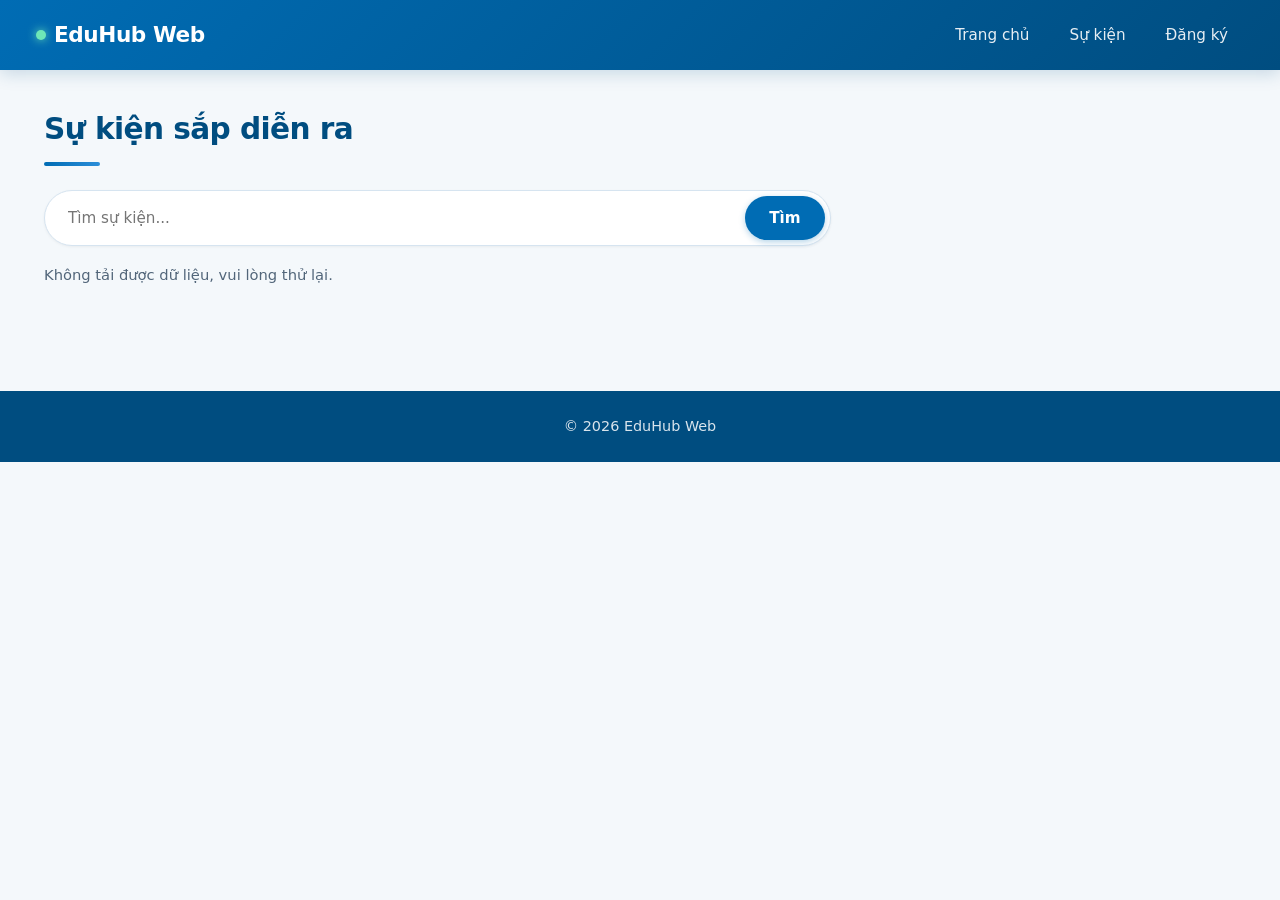
<file: practical-test-ch01-03/site/index.html>
<!doctype html>
<html lang="vi">
  <head>
    <meta charset="UTF-8" />
    <meta name="viewport" content="width=device-width, initial-scale=1.0" />
    <title>Sự kiện sắp diễn ra - EduHub Web</title>
    <link rel="stylesheet" href="css/style.css" />
  </head>
  <body>
    <header class="site-header">
      <a class="logo" href="index.html">EduHub Web</a>
      <button
        type="button"
        class="menu-toggle"
        aria-expanded="false"
        aria-controls="main-nav"
      >
        menu
      </button>
      <nav id="main-nav" class="main-nav">
        <ul class="menu">
          <li><a href="index.html">Trang chủ</a></li>
          <li><a href="index.html">Sự kiện</a></li>
          <li><a href="register.html">Đăng ký</a></li>
        </ul>
      </nav>
    </header>

    <main>
      <h1>Sự kiện sắp diễn ra</h1>

      <form id="search-form">
        <label for="keyword" class="sr-only">Từ khoá</label>
        <input
          type="search"
          id="keyword"
          name="keyword"
          placeholder="Tìm sự kiện..."
        />
        <button type="submit">Tìm</button>
      </form>

      <p id="status"></p>

      <div id="event-list">
        <article class="card">
          <img src="img/event.svg" alt="Hình minh hoạ Workshop Git & GitHub" />
          <h2>
            <a href="event-detail.html?id=22222222-2222-4222-8222-000000000001"
              >Workshop Git &amp; GitHub cho tân sinh viên</a
            >
          </h2>
          <p>
            <time datetime="2026-09-12T01:00:00.000Z">08:00 12/09/2026</time>
          </p>
          <p>Phòng máy A3.201</p>
          <p>Còn 12/40 chỗ</p>
        </article>

        <article class="card">
          <img src="img/event.svg" alt="Hình minh hoạ Hackathon EduHub" />
          <h2>
            <a href="event-detail.html?id=22222222-2222-4222-8222-000000000004"
              >Hackathon EduHub 24 giờ</a
            >
          </h2>
          <p>
            <time datetime="2026-12-19T01:00:00.000Z">08:00 19/12/2026</time>
          </p>
          <p>Phòng máy A3.205</p>
          <p><span class="badge-full">Hết chỗ</span></p>
        </article>
      </div>
    </main>

    <footer class="site-footer">
      <p>&copy; 2026 EduHub Web</p>
    </footer>

    <script src="js/app.js"></script>
  </body>
</html>
</file>
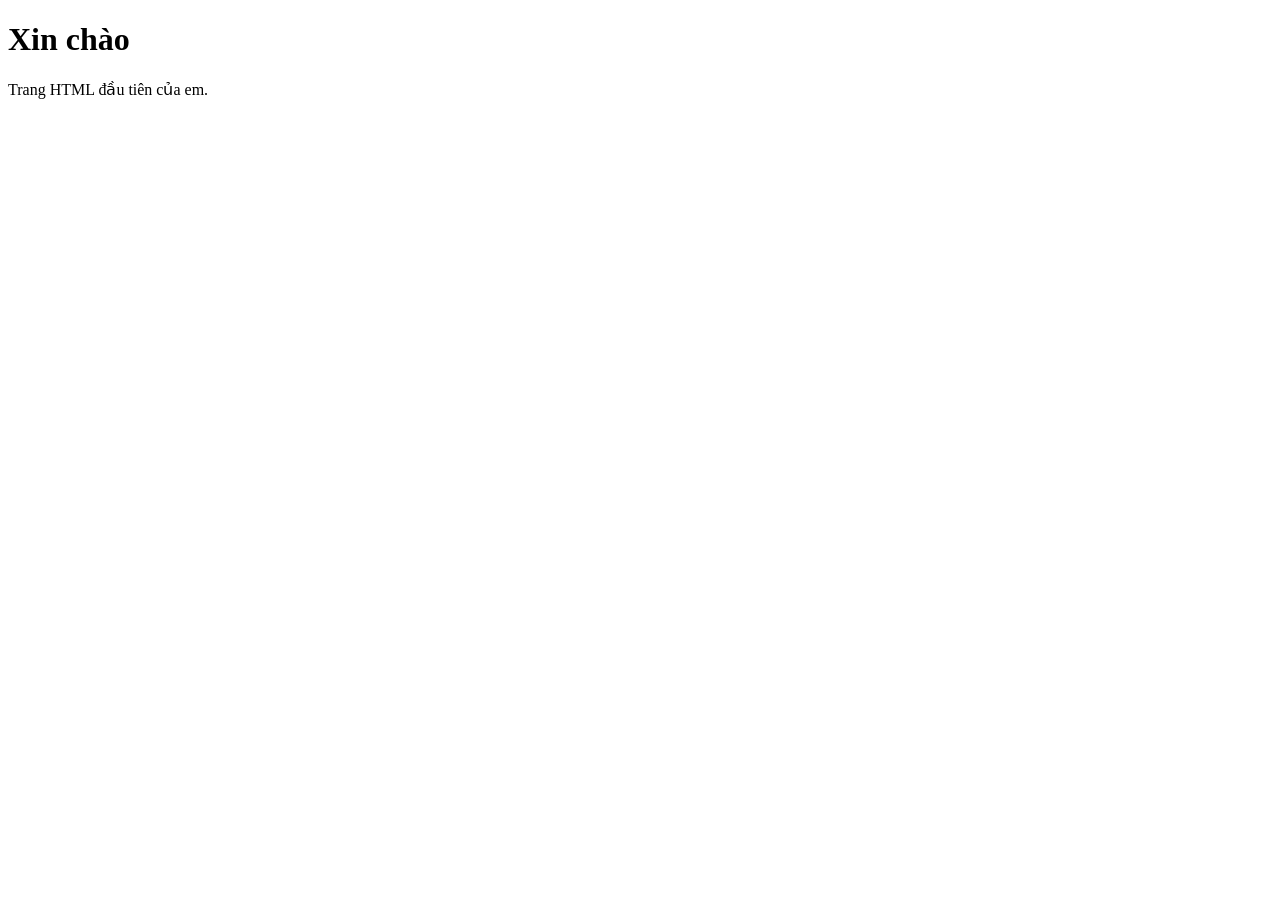
<file: Chuong_01_Test/Thu_3_5_phut_1.3_Kiem_tra_do_nghe/thu-html/index.html>
<!doctype html>
<html lang="vi">
  <head>
    <meta charset="utf-8" />
    <meta name="viewport" content="width=device-width, initial-scale=1" />
    <title>Phan Minh Nhựt</title>
  </head>
  <body>
    <main>
      <h1>Xin chào</h1>
      <p>Trang HTML đầu tiên của em.</p>
    </main>
  </body>
</html>
</file>
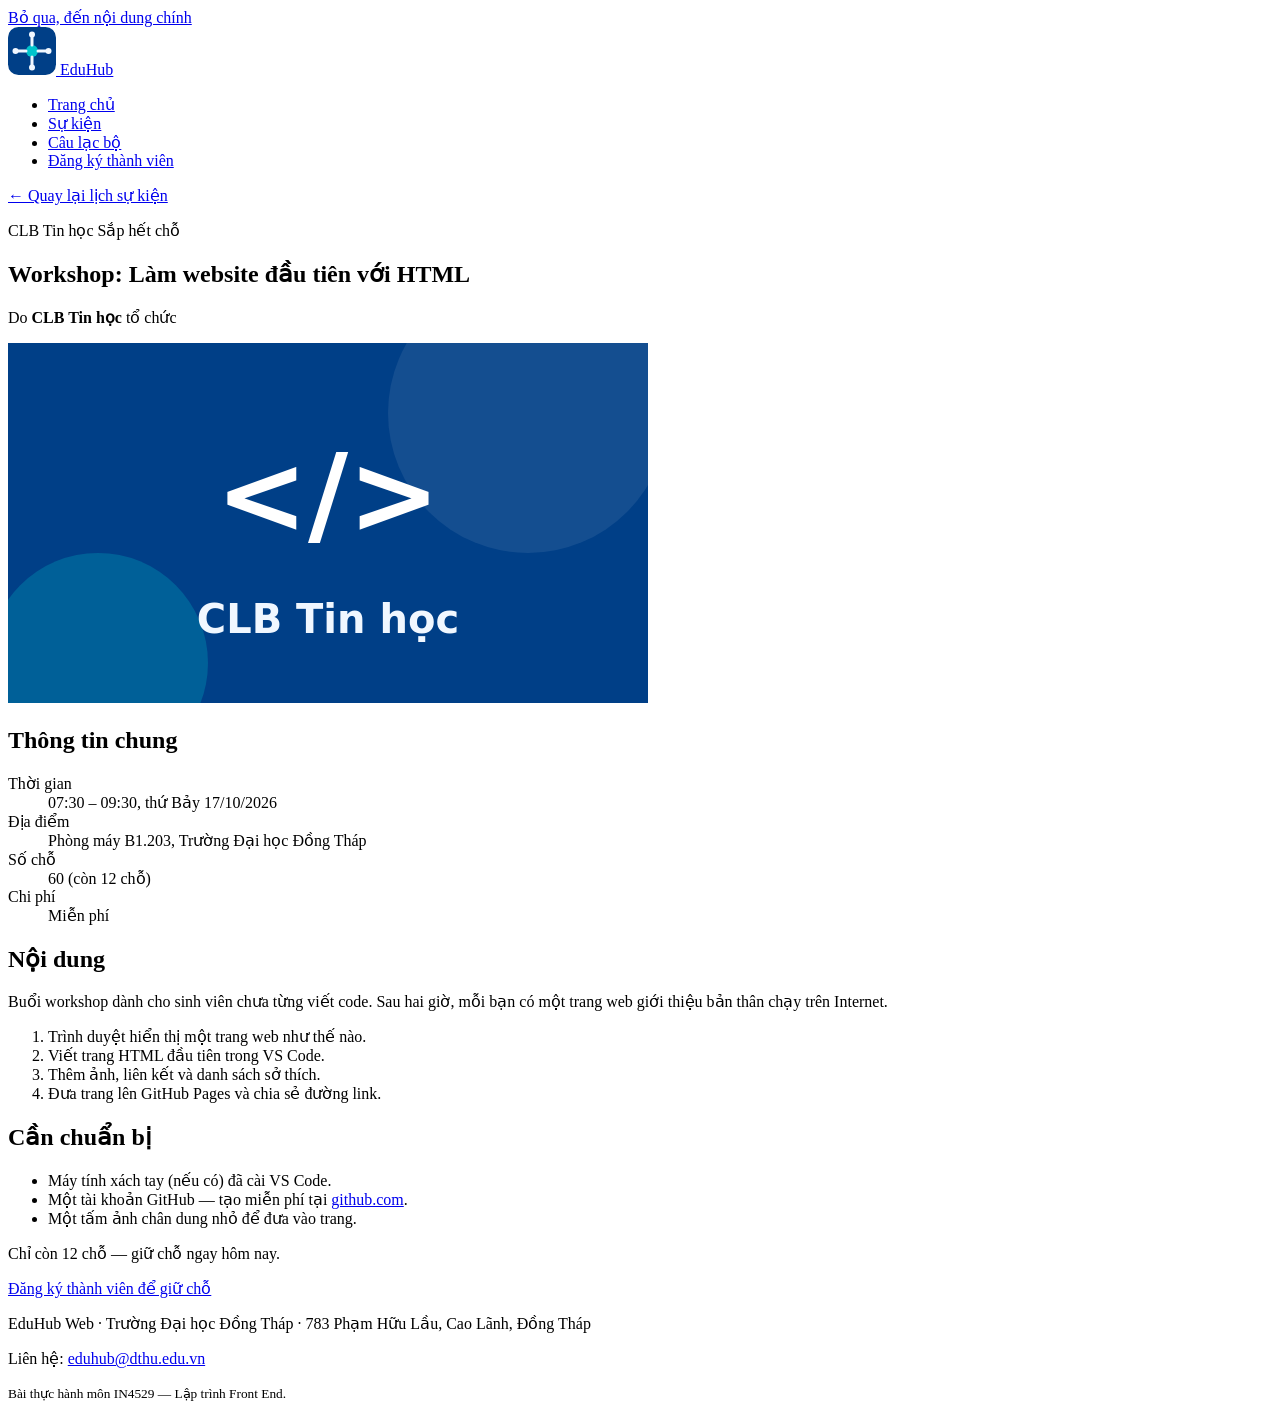
<file: EduHubWeb-Ch01-0024418084/event-detail.html>
<!DOCTYPE html>
<html lang="vi">
  <head>
    <meta charset="utf-8">
    <meta name="viewport" content="width=device-width, initial-scale=1">
    <title>Workshop: Làm website đầu tiên với HTML · EduHub Web</title>
    <meta name="description" content="Workshop 2 giờ của CLB Tin học: viết trang web giới thiệu bản thân bằng HTML và đưa lên GitHub Pages. Thứ Bảy 17/10/2026, phòng máy B1.203.">
    <!-- Open Graph: thay "ten-tai-khoan" bằng tên tài khoản GitHub sau khi bật GitHub Pages -->
    <meta property="og:type" content="website">
    <meta property="og:site_name" content="EduHub Web">
    <meta property="og:title" content="Workshop: Làm website đầu tiên với HTML · EduHub Web">
    <meta property="og:description" content="Workshop 2 giờ của CLB Tin học: viết trang web giới thiệu bản thân bằng HTML và đưa lên GitHub Pages. Thứ Bảy 17/10/2026, phòng máy B1.203.">
    <meta property="og:url" content="https://ten-tai-khoan.github.io/eduhub-web/event-detail.html">
    <meta property="og:image" content="https://ten-tai-khoan.github.io/eduhub-web/assets/og-image.png">
    <meta property="og:locale" content="vi_VN">
    <meta name="theme-color" content="#001D45">
    <link rel="icon" href="assets/logo.svg" type="image/svg+xml">
    <!-- Ch02: một tệp CSS duy nhất, main.css tự @import các lớp còn lại -->
    <link rel="stylesheet" href="css/main.css">
  </head>
  <body>
    <a class="skip-link" href="#noi-dung">Bỏ qua, đến nội dung chính</a>

    <header class="site-header">
      <div class="container site-header__inner">
        <a class="brand" href="index.html">
          <img class="brand__logo" src="assets/logo.svg" alt="" width="48" height="48">
          <span class="brand__name">Edu<span>Hub</span></span>
        </a>
        <nav class="site-nav" aria-label="Điều hướng chính">
          <ul class="site-nav__list">
          <li><a class="site-nav__link" href="index.html">Trang chủ</a></li>
          <li><a class="site-nav__link" href="events.html">Sự kiện</a></li>
          <li><a class="site-nav__link" href="index.html#cau-lac-bo">Câu lạc bộ</a></li>
          <li><a class="site-nav__link" href="register.html">Đăng ký thành viên</a></li>
          </ul>
        </nav>
      </div>
    </header>

    <main id="noi-dung" class="container page">
      <article class="detail">
        <header class="detail__head">
          <a class="back-link" href="events.html">← Quay lại lịch sự kiện</a>
          <p class="card__meta"><span class="tag">CLB Tin học</span> <span class="badge badge--hot">Sắp hết chỗ</span></p>
          <h1>Workshop: Làm website đầu tiên với HTML</h1>
          <p class="detail__organizer">Do <strong>CLB Tin học</strong> tổ chức</p>
        </header>

        <img class="detail__media" src="assets/club-tin-hoc.svg" alt="Biểu tượng CLB Tin học: dấu thẻ HTML trên nền xanh" width="640" height="360">

        <section class="detail__info info-card" aria-labelledby="thong-tin">
          <h2 id="thong-tin">Thông tin chung</h2>
          <dl>
            <dt>Thời gian</dt>
            <dd><time datetime="2026-10-17T07:30+07:00">07:30 – 09:30, thứ Bảy 17/10/2026</time></dd>
            <dt>Địa điểm</dt>
            <dd>Phòng máy B1.203, Trường Đại học Đồng Tháp</dd>
            <dt>Số chỗ</dt>
            <dd>60 (còn 12 chỗ)</dd>
            <dt>Chi phí</dt>
            <dd>Miễn phí</dd>
          </dl>
        </section>

        <section class="detail__content prose" aria-labelledby="noi-dung-workshop">
          <h2 id="noi-dung-workshop">Nội dung</h2>
          <p>
            Buổi workshop dành cho sinh viên chưa từng viết code. Sau hai giờ, mỗi bạn có
            một trang web giới thiệu bản thân chạy trên Internet.
          </p>
          <ol>
            <li>Trình duyệt hiển thị một trang web như thế nào.</li>
            <li>Viết trang HTML đầu tiên trong VS Code.</li>
            <li>Thêm ảnh, liên kết và danh sách sở thích.</li>
            <li>Đưa trang lên GitHub Pages và chia sẻ đường link.</li>
          </ol>
        </section>

        <section class="detail__prep prose" aria-labelledby="chuan-bi">
          <h2 id="chuan-bi">Cần chuẩn bị</h2>
          <ul>
            <li>Máy tính xách tay (nếu có) đã cài VS Code.</li>
            <li>Một tài khoản GitHub — tạo miễn phí tại <a href="https://github.com/signup">github.com</a>.</li>
            <li>Một tấm ảnh chân dung nhỏ để đưa vào trang.</li>
          </ul>
        </section>

        <footer class="detail__foot cta">
          <p>Chỉ còn 12 chỗ — giữ chỗ ngay hôm nay.</p>
          <a class="btn btn--primary" href="register.html">Đăng ký thành viên để giữ chỗ</a>
        </footer>
      </article>
    </main>

    <footer class="site-footer">
      <div class="container site-footer__inner">
        <p>EduHub Web · Trường Đại học Đồng Tháp · 783 Phạm Hữu Lầu, Cao Lãnh, Đồng Tháp</p>
        <p>Liên hệ: <a href="mailto:eduhub@dthu.edu.vn">eduhub@dthu.edu.vn</a></p>
        <p><small>Bài thực hành môn IN4529 — Lập trình Front End.</small></p>
      </div>
    </footer>
  </body>
</html>
</file>
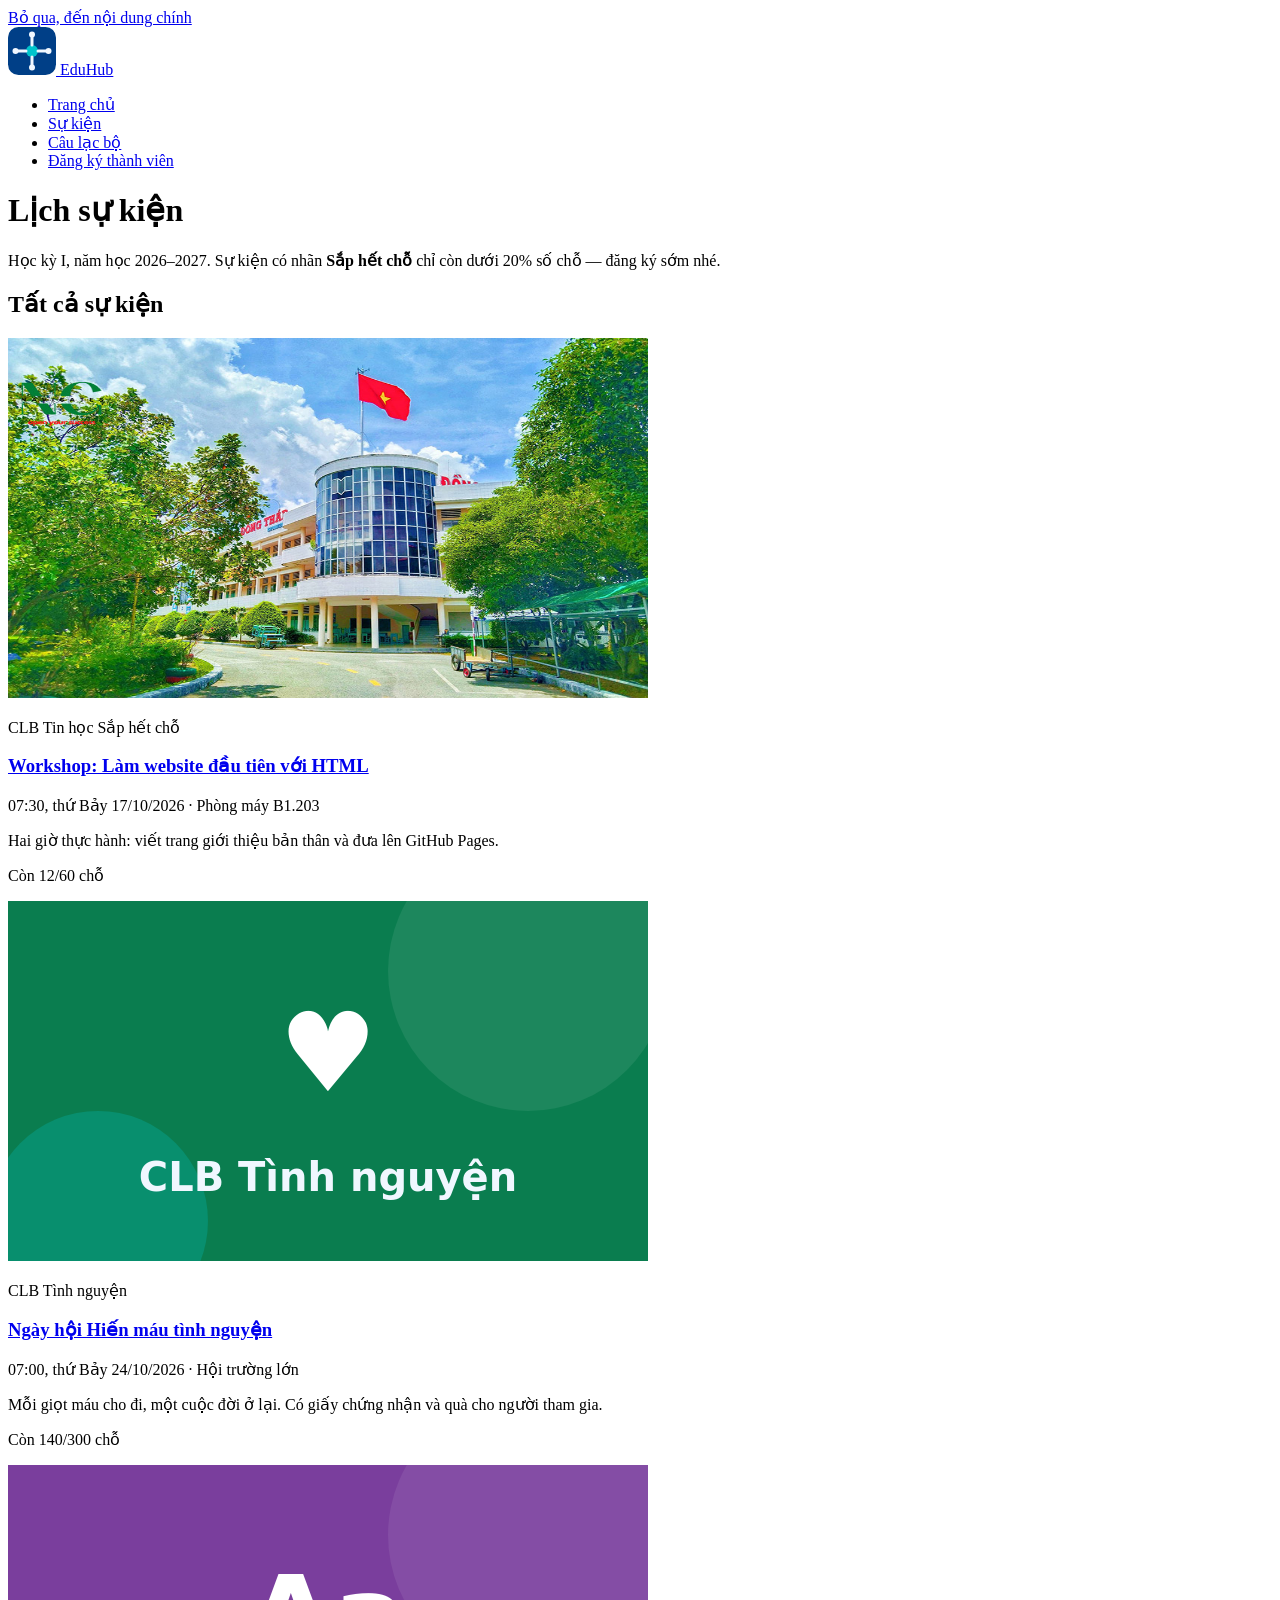
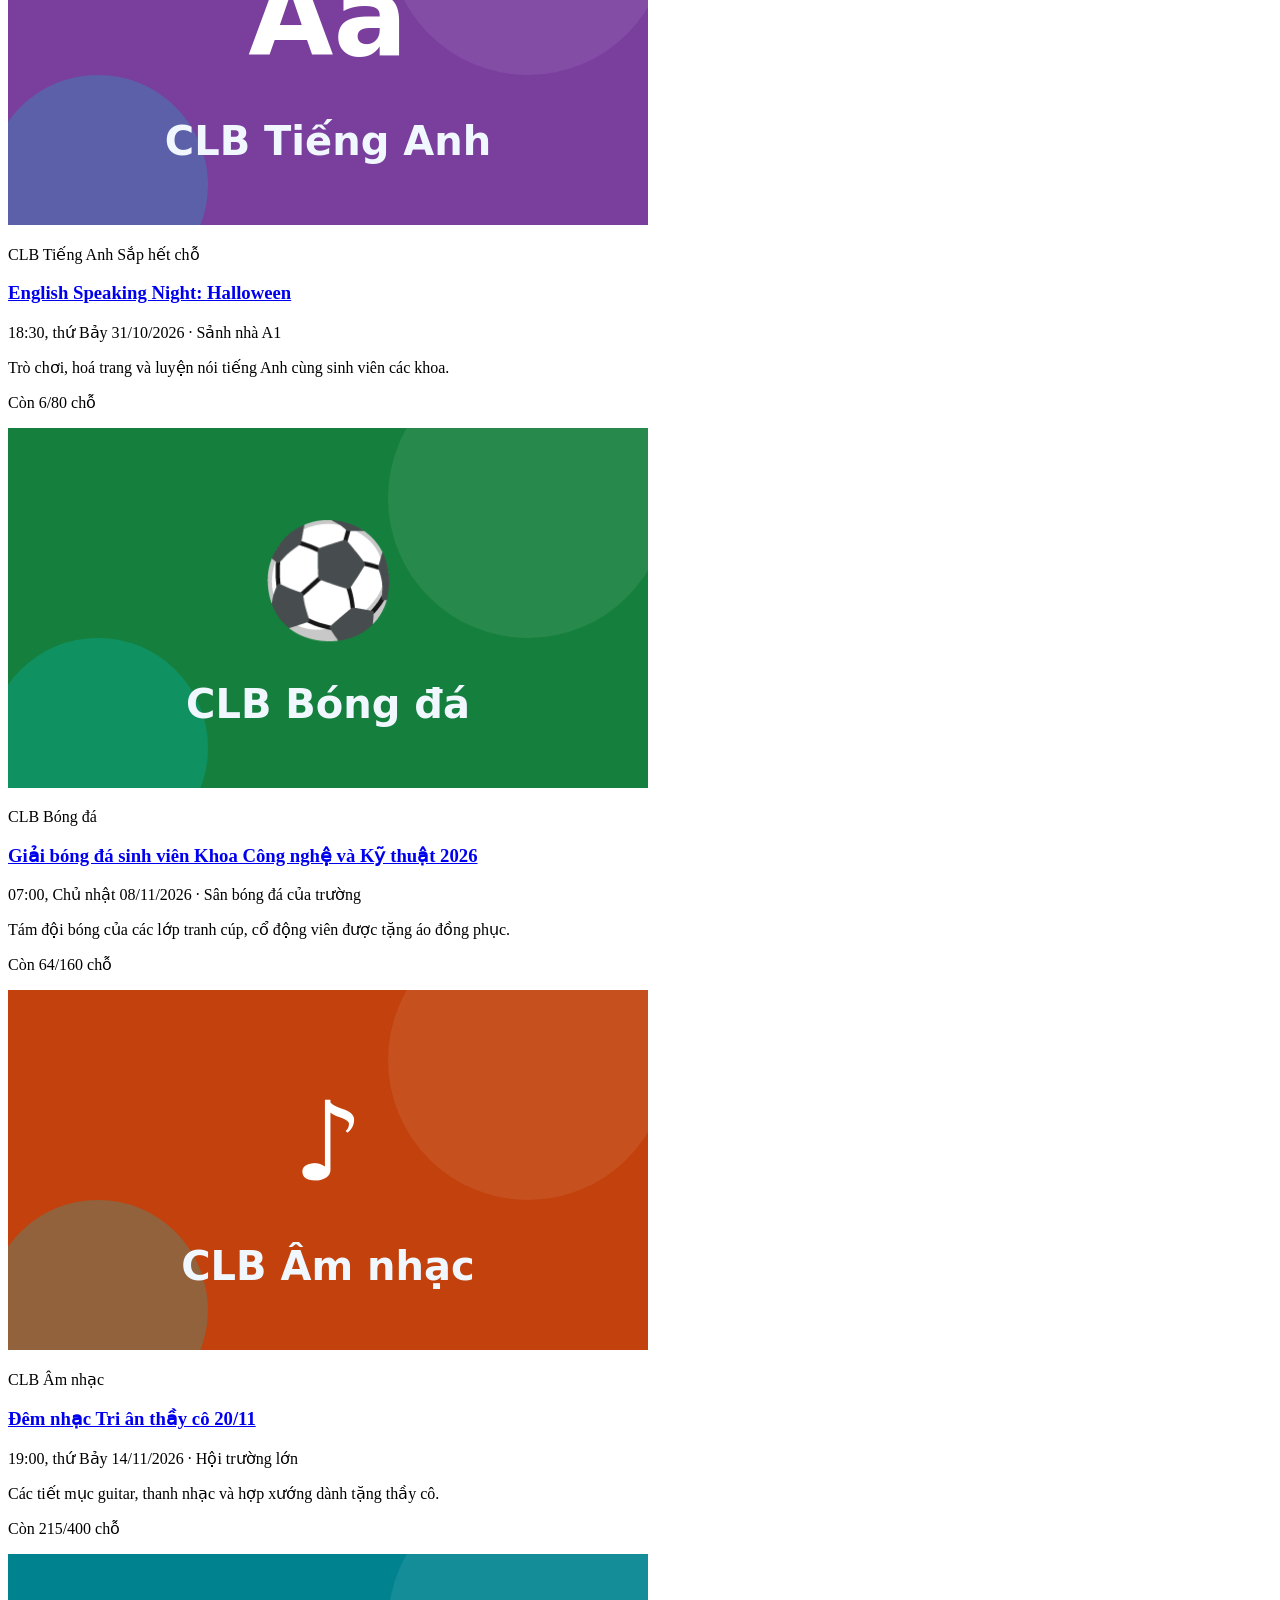
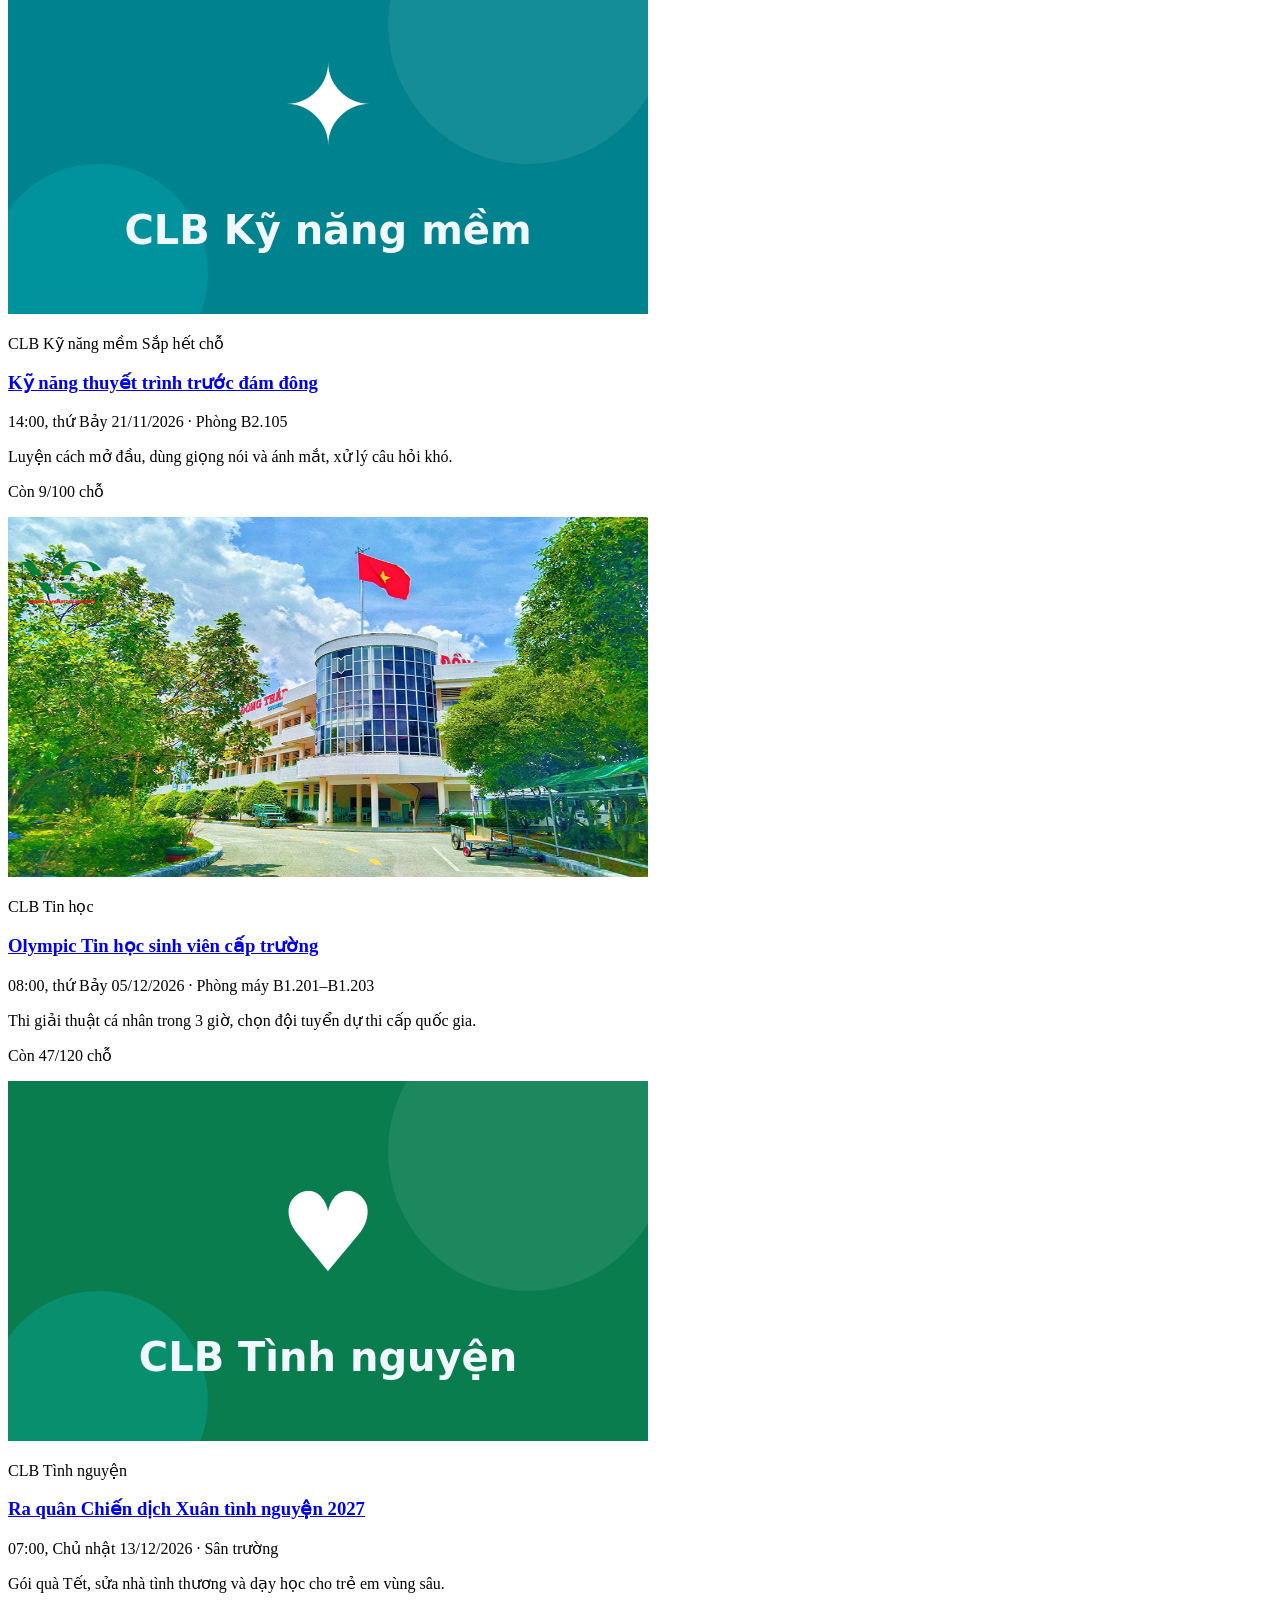
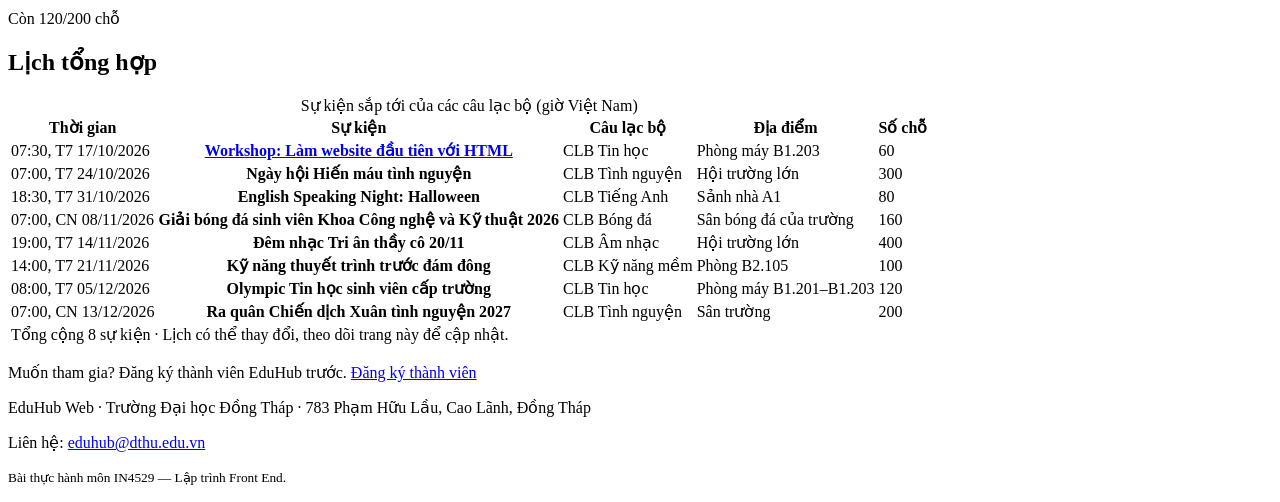
<file: EduHubWeb-Ch01-0024418084/events.html>
<!doctype html>
<html lang="vi">
  <head>
    <meta charset="utf-8" />
    <meta name="viewport" content="width=device-width, initial-scale=1" />
    <title>Lịch sự kiện · EduHub Web</title>
    <meta
      name="description"
      content="Lịch các sự kiện sắp tới của câu lạc bộ sinh viên Trường Đại học Đồng Tháp, học kỳ I năm học 2026–2027."
    />
    <!-- Open Graph: thay "ten-tai-khoan" bằng tên tài khoản GitHub sau khi bật GitHub Pages -->
    <meta property="og:type" content="website" />
    <meta property="og:site_name" content="EduHub Web" />
    <meta property="og:title" content="Lịch sự kiện · EduHub Web" />
    <meta
      property="og:description"
      content="Lịch các sự kiện sắp tới của câu lạc bộ sinh viên Trường Đại học Đồng Tháp, học kỳ I năm học 2026–2027."
    />
    <meta
      property="og:url"
      content="https://ten-tai-khoan.github.io/eduhub-web/events.html"
    />
    <meta
      property="og:image"
      content="https://ten-tai-khoan.github.io/eduhub-web/assets/og-image.png"
    />
    <meta property="og:locale" content="vi_VN" />
    <meta name="theme-color" content="#001D45" />
    <link rel="icon" href="assets/logo.svg" type="image/svg+xml" />
    <!-- Ch02: một tệp CSS duy nhất, main.css tự @import các lớp còn lại -->
    <link rel="stylesheet" href="css/main.css" />
  </head>
  <body>
    <a class="skip-link" href="#noi-dung">Bỏ qua, đến nội dung chính</a>

    <header class="site-header">
      <div class="container site-header__inner">
        <a class="brand" href="index.html">
          <img
            class="brand__logo"
            src="assets/logo.svg"
            alt=""
            width="48"
            height="48"
          />
          <span class="brand__name">Edu<span>Hub</span></span>
        </a>
        <nav class="site-nav" aria-label="Điều hướng chính">
          <ul class="site-nav__list">
            <li><a class="site-nav__link" href="index.html">Trang chủ</a></li>
            <li>
              <a class="site-nav__link" href="events.html" aria-current="page"
                >Sự kiện</a
              >
            </li>
            <li>
              <a class="site-nav__link" href="index.html#cau-lac-bo"
                >Câu lạc bộ</a
              >
            </li>
            <li>
              <a class="site-nav__link" href="register.html"
                >Đăng ký thành viên</a
              >
            </li>
          </ul>
        </nav>
      </div>
    </header>

    <main id="noi-dung" class="container page">
      <h1>Lịch sự kiện</h1>
      <p class="page__intro">
        Học kỳ I, năm học 2026–2027. Sự kiện có nhãn
        <strong>Sắp hết chỗ</strong> chỉ còn dưới 20% số chỗ — đăng ký sớm nhé.
      </p>

      <section aria-labelledby="danh-sach">
        <h2 id="danh-sach" class="section__head">Tất cả sự kiện</h2>
        <!-- Ch03 sẽ thay các card tĩnh này bằng dữ liệu từ GET /api/events -->
        <div class="card-grid">
          <article class="card event-card">
            <img
              class="card__media"
              src="assets/toa-nha.jpg"
              alt="Biểu tượng kiến trúc"
              width="640"
              height="360"
              loading="lazy"
            />
            <div class="card__body">
              <p class="card__meta">
                <span class="tag">CLB Tin học</span>
                <span class="badge badge--hot">Sắp hết chỗ</span>
              </p>
              <h3 class="card__title">
                <a href="event-detail.html"
                  >Workshop: Làm website đầu tiên với HTML</a
                >
              </h3>
              <p class="event-card__info">
                <time datetime="2026-10-17T07:30+07:00"
                  >07:30, thứ Bảy 17/10/2026</time
                >
                · Phòng máy B1.203
              </p>
              <p class="card__text">
                Hai giờ thực hành: viết trang giới thiệu bản thân và đưa lên
                GitHub Pages.
              </p>
              <p class="event-card__seats">Còn 12/60 chỗ</p>
            </div>
          </article>

          <article class="card event-card">
            <img
              class="card__media"
              src="assets/club-tinh-nguyen.svg"
              alt="Biểu tượng CLB Tình nguyện"
              width="640"
              height="360"
              loading="lazy"
            />
            <div class="card__body">
              <p class="card__meta"><span class="tag">CLB Tình nguyện</span></p>
              <h3 class="card__title">
                <a href="events.html">Ngày hội Hiến máu tình nguyện</a>
              </h3>
              <p class="event-card__info">
                <time datetime="2026-10-24T07:00+07:00"
                  >07:00, thứ Bảy 24/10/2026</time
                >
                · Hội trường lớn
              </p>
              <p class="card__text">
                Mỗi giọt máu cho đi, một cuộc đời ở lại. Có giấy chứng nhận và
                quà cho người tham gia.
              </p>
              <p class="event-card__seats">Còn 140/300 chỗ</p>
            </div>
          </article>

          <article class="card event-card">
            <img
              class="card__media"
              src="assets/club-tieng-anh.svg"
              alt="Biểu tượng CLB Tiếng Anh"
              width="640"
              height="360"
              loading="lazy"
            />
            <div class="card__body">
              <p class="card__meta">
                <span class="tag">CLB Tiếng Anh</span>
                <span class="badge badge--hot">Sắp hết chỗ</span>
              </p>
              <h3 class="card__title">
                <a href="events.html">English Speaking Night: Halloween</a>
              </h3>
              <p class="event-card__info">
                <time datetime="2026-10-31T18:30+07:00"
                  >18:30, thứ Bảy 31/10/2026</time
                >
                · Sảnh nhà A1
              </p>
              <p class="card__text">
                Trò chơi, hoá trang và luyện nói tiếng Anh cùng sinh viên các
                khoa.
              </p>
              <p class="event-card__seats">Còn 6/80 chỗ</p>
            </div>
          </article>

          <article class="card event-card">
            <img
              class="card__media"
              src="assets/club-bong-da.svg"
              alt="Biểu tượng CLB Bóng đá"
              width="640"
              height="360"
              loading="lazy"
            />
            <div class="card__body">
              <p class="card__meta"><span class="tag">CLB Bóng đá</span></p>
              <h3 class="card__title">
                <a href="events.html"
                  >Giải bóng đá sinh viên Khoa Công nghệ và Kỹ thuật 2026</a
                >
              </h3>
              <p class="event-card__info">
                <time datetime="2026-11-08T07:00+07:00"
                  >07:00, Chủ nhật 08/11/2026</time
                >
                · Sân bóng đá của trường
              </p>
              <p class="card__text">
                Tám đội bóng của các lớp tranh cúp, cổ động viên được tặng áo
                đồng phục.
              </p>
              <p class="event-card__seats">Còn 64/160 chỗ</p>
            </div>
          </article>

          <article class="card event-card">
            <img
              class="card__media"
              src="assets/club-am-nhac.svg"
              alt="Biểu tượng CLB Âm nhạc"
              width="640"
              height="360"
              loading="lazy"
            />
            <div class="card__body">
              <p class="card__meta"><span class="tag">CLB Âm nhạc</span></p>
              <h3 class="card__title">
                <a href="events.html">Đêm nhạc Tri ân thầy cô 20/11</a>
              </h3>
              <p class="event-card__info">
                <time datetime="2026-11-14T19:00+07:00"
                  >19:00, thứ Bảy 14/11/2026</time
                >
                · Hội trường lớn
              </p>
              <p class="card__text">
                Các tiết mục guitar, thanh nhạc và hợp xướng dành tặng thầy cô.
              </p>
              <p class="event-card__seats">Còn 215/400 chỗ</p>
            </div>
          </article>

          <article class="card event-card">
            <img
              class="card__media"
              src="assets/club-ky-nang-mem.svg"
              alt="Biểu tượng CLB Kỹ năng mềm"
              width="640"
              height="360"
              loading="lazy"
            />
            <div class="card__body">
              <p class="card__meta">
                <span class="tag">CLB Kỹ năng mềm</span>
                <span class="badge badge--hot">Sắp hết chỗ</span>
              </p>
              <h3 class="card__title">
                <a href="events.html">Kỹ năng thuyết trình trước đám đông</a>
              </h3>
              <p class="event-card__info">
                <time datetime="2026-11-21T14:00+07:00"
                  >14:00, thứ Bảy 21/11/2026</time
                >
                · Phòng B2.105
              </p>
              <p class="card__text">
                Luyện cách mở đầu, dùng giọng nói và ánh mắt, xử lý câu hỏi khó.
              </p>
              <p class="event-card__seats">Còn 9/100 chỗ</p>
            </div>
          </article>

          <article class="card event-card">
            <img
              class="card__media"
              src="assets/toa-nha.jpg"
              alt="Biểu tượng kiến trúc"
              width="640"
              height="360"
              loading="lazy"
            />
            <div class="card__body">
              <p class="card__meta"><span class="tag">CLB Tin học</span></p>
              <h3 class="card__title">
                <a href="events.html">Olympic Tin học sinh viên cấp trường</a>
              </h3>
              <p class="event-card__info">
                <time datetime="2026-12-05T08:00+07:00"
                  >08:00, thứ Bảy 05/12/2026</time
                >
                · Phòng máy B1.201–B1.203
              </p>
              <p class="card__text">
                Thi giải thuật cá nhân trong 3 giờ, chọn đội tuyển dự thi cấp
                quốc gia.
              </p>
              <p class="event-card__seats">Còn 47/120 chỗ</p>
            </div>
          </article>

          <article class="card event-card">
            <img
              class="card__media"
              src="assets/club-tinh-nguyen.svg"
              alt="Biểu tượng CLB Tình nguyện"
              width="640"
              height="360"
              loading="lazy"
            />
            <div class="card__body">
              <p class="card__meta"><span class="tag">CLB Tình nguyện</span></p>
              <h3 class="card__title">
                <a href="events.html"
                  >Ra quân Chiến dịch Xuân tình nguyện 2027</a
                >
              </h3>
              <p class="event-card__info">
                <time datetime="2026-12-13T07:00+07:00"
                  >07:00, Chủ nhật 13/12/2026</time
                >
                · Sân trường
              </p>
              <p class="card__text">
                Gói quà Tết, sửa nhà tình thương và dạy học cho trẻ em vùng sâu.
              </p>
              <p class="event-card__seats">Còn 120/200 chỗ</p>
            </div>
          </article>
        </div>
      </section>

      <section class="section" aria-labelledby="lich-tong-hop">
        <h2 id="lich-tong-hop" class="section__head">Lịch tổng hợp</h2>
        <!-- Bảng rộng hơn màn hình điện thoại: chỉ khung này cuộn ngang, cả trang thì không -->
        <div class="table-wrap" tabindex="0">
          <table class="table">
            <caption>
              Sự kiện sắp tới của các câu lạc bộ (giờ Việt Nam)
            </caption>
            <thead>
              <tr>
                <th scope="col">Thời gian</th>
                <th scope="col">Sự kiện</th>
                <th scope="col">Câu lạc bộ</th>
                <th scope="col">Địa điểm</th>
                <th scope="col">Số chỗ</th>
              </tr>
            </thead>
            <tbody>
              <tr>
                <td>
                  <time datetime="2026-10-17T07:30+07:00"
                    >07:30, T7 17/10/2026</time
                  >
                </td>
                <th scope="row">
                  <a href="event-detail.html"
                    >Workshop: Làm website đầu tiên với HTML</a
                  >
                </th>
                <td>CLB Tin học</td>
                <td>Phòng máy B1.203</td>
                <td>60</td>
              </tr>
              <tr>
                <td>
                  <time datetime="2026-10-24T07:00+07:00"
                    >07:00, T7 24/10/2026</time
                  >
                </td>
                <th scope="row">Ngày hội Hiến máu tình nguyện</th>
                <td>CLB Tình nguyện</td>
                <td>Hội trường lớn</td>
                <td>300</td>
              </tr>
              <tr>
                <td>
                  <time datetime="2026-10-31T18:30+07:00"
                    >18:30, T7 31/10/2026</time
                  >
                </td>
                <th scope="row">English Speaking Night: Halloween</th>
                <td>CLB Tiếng Anh</td>
                <td>Sảnh nhà A1</td>
                <td>80</td>
              </tr>
              <tr>
                <td>
                  <time datetime="2026-11-08T07:00+07:00"
                    >07:00, CN 08/11/2026</time
                  >
                </td>
                <th scope="row">
                  Giải bóng đá sinh viên Khoa Công nghệ và Kỹ thuật 2026
                </th>
                <td>CLB Bóng đá</td>
                <td>Sân bóng đá của trường</td>
                <td>160</td>
              </tr>
              <tr>
                <td>
                  <time datetime="2026-11-14T19:00+07:00"
                    >19:00, T7 14/11/2026</time
                  >
                </td>
                <th scope="row">Đêm nhạc Tri ân thầy cô 20/11</th>
                <td>CLB Âm nhạc</td>
                <td>Hội trường lớn</td>
                <td>400</td>
              </tr>
              <tr>
                <td>
                  <time datetime="2026-11-21T14:00+07:00"
                    >14:00, T7 21/11/2026</time
                  >
                </td>
                <th scope="row">Kỹ năng thuyết trình trước đám đông</th>
                <td>CLB Kỹ năng mềm</td>
                <td>Phòng B2.105</td>
                <td>100</td>
              </tr>
              <tr>
                <td>
                  <time datetime="2026-12-05T08:00+07:00"
                    >08:00, T7 05/12/2026</time
                  >
                </td>
                <th scope="row">Olympic Tin học sinh viên cấp trường</th>
                <td>CLB Tin học</td>
                <td>Phòng máy B1.201–B1.203</td>
                <td>120</td>
              </tr>
              <tr>
                <td>
                  <time datetime="2026-12-13T07:00+07:00"
                    >07:00, CN 13/12/2026</time
                  >
                </td>
                <th scope="row">Ra quân Chiến dịch Xuân tình nguyện 2027</th>
                <td>CLB Tình nguyện</td>
                <td>Sân trường</td>
                <td>200</td>
              </tr>
            </tbody>
            <tfoot>
              <tr>
                <td colspan="5">
                  Tổng cộng 8 sự kiện · Lịch có thể thay đổi, theo dõi trang này
                  để cập nhật.
                </td>
              </tr>
            </tfoot>
          </table>
        </div>
      </section>

      <p class="cta section">
        <span>Muốn tham gia? Đăng ký thành viên EduHub trước.</span>
        <a class="btn btn--primary" href="register.html">Đăng ký thành viên</a>
      </p>
    </main>

    <footer class="site-footer">
      <div class="container site-footer__inner">
        <p>
          EduHub Web · Trường Đại học Đồng Tháp · 783 Phạm Hữu Lầu, Cao Lãnh,
          Đồng Tháp
        </p>
        <p>
          Liên hệ: <a href="mailto:eduhub@dthu.edu.vn">eduhub@dthu.edu.vn</a>
        </p>
        <p><small>Bài thực hành môn IN4529 — Lập trình Front End.</small></p>
      </div>
    </footer>
  </body>
</html>
</file>
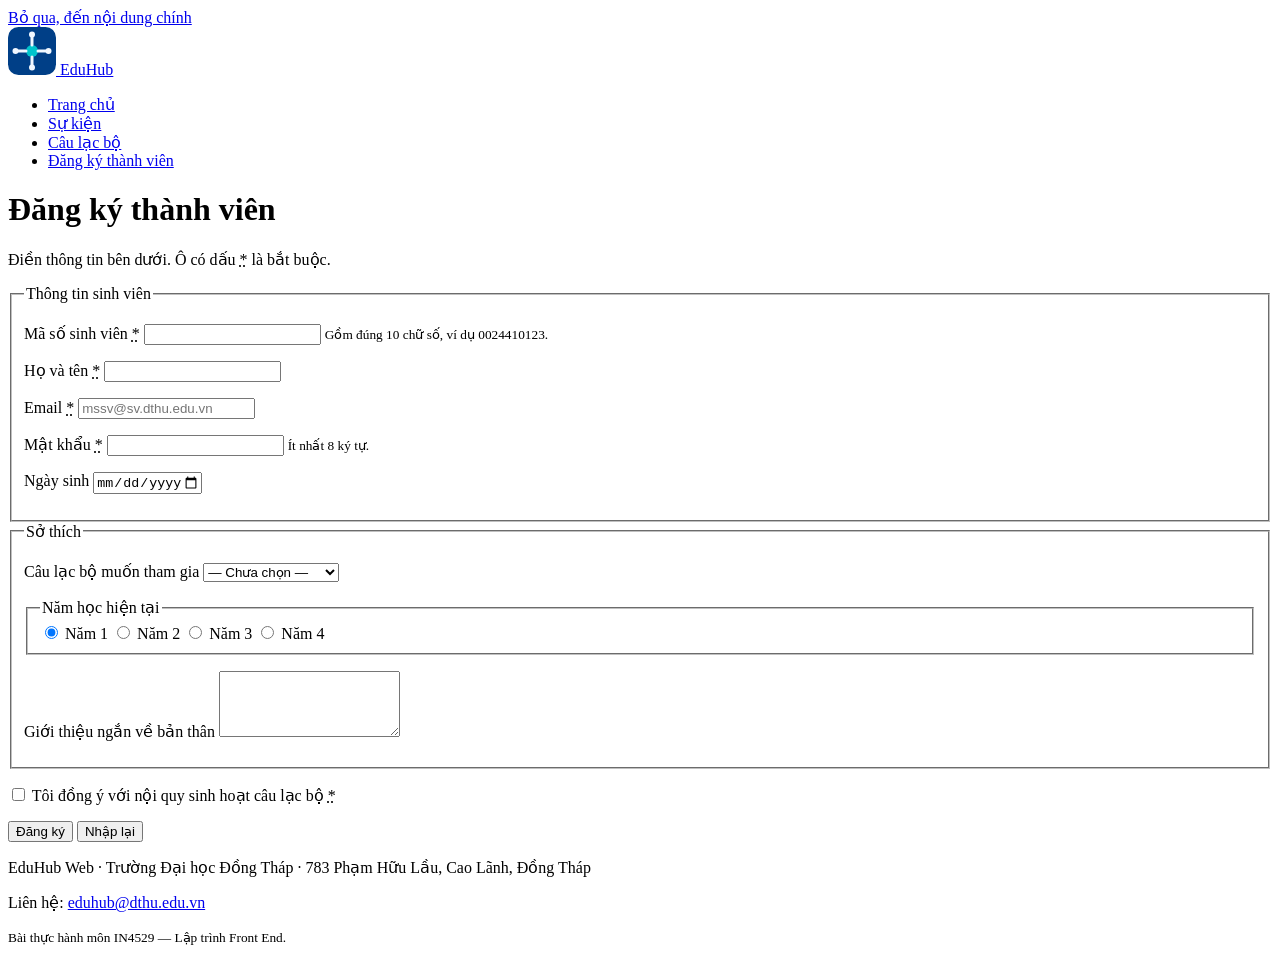
<file: EduHubWeb-Ch01-0024418084/register.html>
<!DOCTYPE html>
<html lang="vi">
  <head>
    <meta charset="utf-8">
    <meta name="viewport" content="width=device-width, initial-scale=1">
    <title>Đăng ký thành viên · EduHub Web</title>
    <meta name="description" content="Đăng ký tài khoản thành viên EduHub Web dành cho sinh viên Trường Đại học Đồng Tháp.">
    <!-- Open Graph: thay "ten-tai-khoan" bằng tên tài khoản GitHub sau khi bật GitHub Pages -->
    <meta property="og:type" content="website">
    <meta property="og:site_name" content="EduHub Web">
    <meta property="og:title" content="Đăng ký thành viên · EduHub Web">
    <meta property="og:description" content="Đăng ký tài khoản thành viên EduHub Web dành cho sinh viên Trường Đại học Đồng Tháp.">
    <meta property="og:url" content="https://ten-tai-khoan.github.io/eduhub-web/register.html">
    <meta property="og:image" content="https://ten-tai-khoan.github.io/eduhub-web/assets/og-image.png">
    <meta property="og:locale" content="vi_VN">
    <meta name="theme-color" content="#001D45">
    <link rel="icon" href="assets/logo.svg" type="image/svg+xml">
    <!-- Ch02: một tệp CSS duy nhất, main.css tự @import các lớp còn lại -->
    <link rel="stylesheet" href="css/main.css">
  </head>
  <body>
    <a class="skip-link" href="#noi-dung">Bỏ qua, đến nội dung chính</a>

    <header class="site-header">
      <div class="container site-header__inner">
        <a class="brand" href="index.html">
          <img class="brand__logo" src="assets/logo.svg" alt="" width="48" height="48">
          <span class="brand__name">Edu<span>Hub</span></span>
        </a>
        <nav class="site-nav" aria-label="Điều hướng chính">
          <ul class="site-nav__list">
          <li><a class="site-nav__link" href="index.html">Trang chủ</a></li>
          <li><a class="site-nav__link" href="events.html">Sự kiện</a></li>
          <li><a class="site-nav__link" href="index.html#cau-lac-bo">Câu lạc bộ</a></li>
          <li><a class="site-nav__link" href="register.html" aria-current="page">Đăng ký thành viên</a></li>
          </ul>
        </nav>
      </div>
    </header>

    <main id="noi-dung" class="container page page--narrow">
      <h1>Đăng ký thành viên</h1>
      <p class="page__intro">Điền thông tin bên dưới. Ô có dấu <abbr title="bắt buộc">*</abbr> là bắt buộc.</p>

      <!-- Chưa có server: form gửi bằng GET để thấy dữ liệu trên thanh địa chỉ. Ch03 sẽ gửi tới API. -->
      <form class="form" action="register.html" method="get">
        <fieldset>
          <legend>Thông tin sinh viên</legend>

          <div class="form__grid">
            <p class="field">
              <label for="student-id">Mã số sinh viên <abbr title="bắt buộc">*</abbr></label>
              <input id="student-id" name="studentId" type="text" inputmode="numeric"
                     required pattern="[0-9]{10}" maxlength="10"
                     aria-describedby="student-id-hint" autocomplete="off">
              <small id="student-id-hint">Gồm đúng 10 chữ số, ví dụ 0024410123.</small>
            </p>

            <p class="field">
              <label for="full-name">Họ và tên <abbr title="bắt buộc">*</abbr></label>
              <input id="full-name" name="name" type="text" required minlength="2" maxlength="100" autocomplete="name">
            </p>

            <p class="field field--full">
              <label for="email">Email <abbr title="bắt buộc">*</abbr></label>
              <input id="email" name="email" type="email" required autocomplete="email"
                     placeholder="mssv@sv.dthu.edu.vn">
            </p>

            <p class="field">
              <label for="password">Mật khẩu <abbr title="bắt buộc">*</abbr></label>
              <input id="password" name="password" type="password" required minlength="8"
                     autocomplete="new-password" aria-describedby="password-hint">
              <small id="password-hint">Ít nhất 8 ký tự.</small>
            </p>

            <p class="field">
              <label for="birth-date">Ngày sinh</label>
              <input id="birth-date" name="birthDate" type="date" min="1980-01-01" max="2010-12-31">
            </p>
          </div>
        </fieldset>

        <fieldset>
          <legend>Sở thích</legend>

          <p class="field">
            <label for="club">Câu lạc bộ muốn tham gia</label>
            <select id="club" name="club">
              <option value="">— Chưa chọn —</option>
              <option value="Tin học">CLB Tin học</option>
              <option value="Tình nguyện">CLB Tình nguyện</option>
              <option value="Tiếng Anh">CLB Tiếng Anh</option>
              <option value="Âm nhạc">CLB Âm nhạc</option>
              <option value="Bóng đá">CLB Bóng đá</option>
              <option value="Kỹ năng mềm">CLB Kỹ năng mềm</option>
            </select>
          </p>

          <fieldset class="choice-group">
            <legend>Năm học hiện tại</legend>
            <div class="choice-group__options">
              <label class="choice"><input id="year-1" name="year" type="radio" value="1" checked> Năm 1</label>
              <label class="choice"><input id="year-2" name="year" type="radio" value="2"> Năm 2</label>
              <label class="choice"><input id="year-3" name="year" type="radio" value="3"> Năm 3</label>
              <label class="choice"><input id="year-4" name="year" type="radio" value="4"> Năm 4</label>
            </div>
          </fieldset>

          <p class="field">
            <label for="intro">Giới thiệu ngắn về bản thân</label>
            <textarea id="intro" name="intro" rows="4" maxlength="500"></textarea>
          </p>
        </fieldset>

        <p class="field--check">
          <input id="agree" name="agree" type="checkbox" required>
          <label for="agree">Tôi đồng ý với nội quy sinh hoạt câu lạc bộ <abbr title="bắt buộc">*</abbr></label>
        </p>

        <p class="btn-row">
          <button class="btn btn--primary" type="submit">Đăng ký</button>
          <button class="btn btn--ghost" type="reset">Nhập lại</button>
        </p>
      </form>
    </main>

    <footer class="site-footer">
      <div class="container site-footer__inner">
        <p>EduHub Web · Trường Đại học Đồng Tháp · 783 Phạm Hữu Lầu, Cao Lãnh, Đồng Tháp</p>
        <p>Liên hệ: <a href="mailto:eduhub@dthu.edu.vn">eduhub@dthu.edu.vn</a></p>
        <p><small>Bài thực hành môn IN4529 — Lập trình Front End.</small></p>
      </div>
    </footer>
  </body>
</html>
</file>
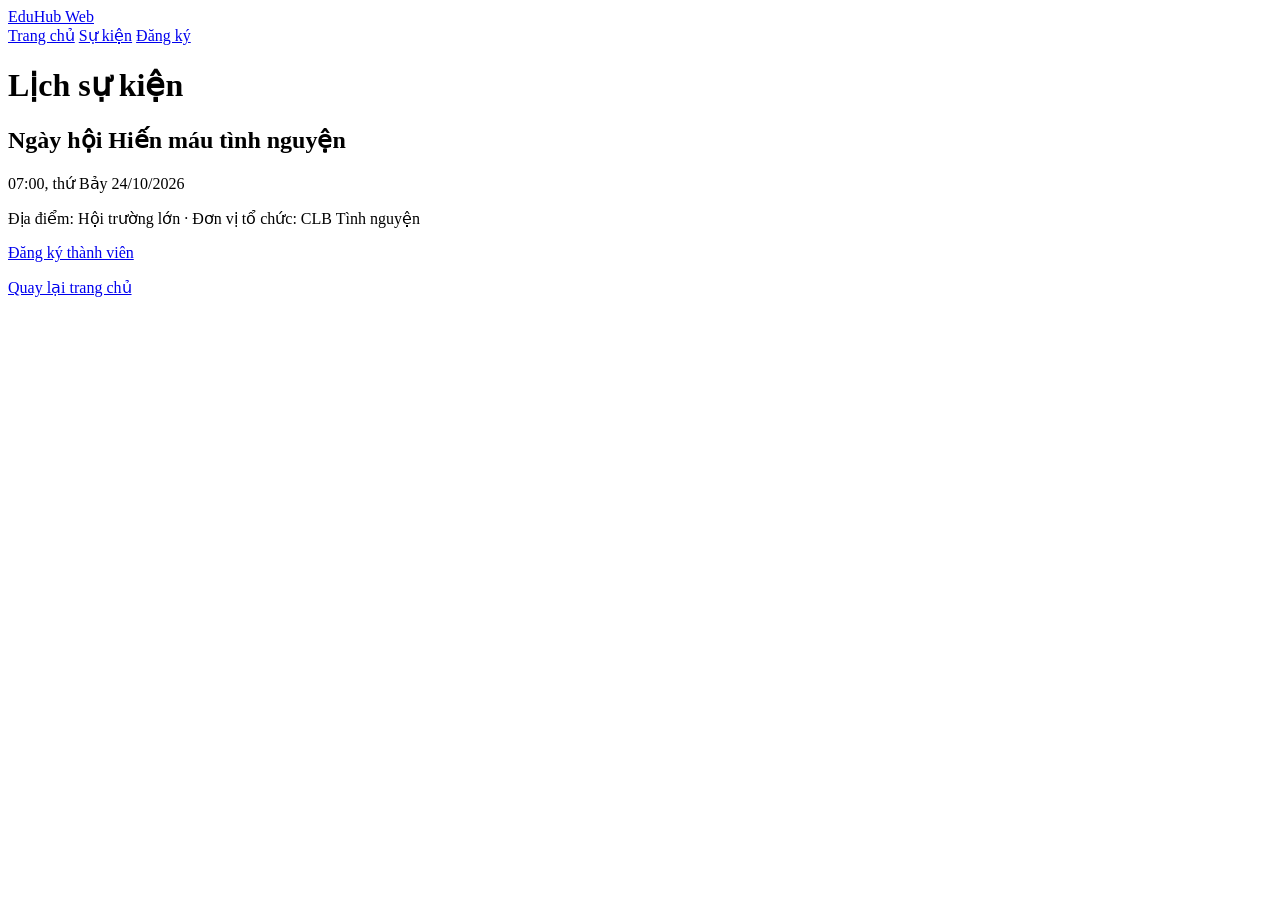
<file: Chuong_01_Test/Thu_5_phut_1.5_The_su_kien/events.html>
<!DOCTYPE html>
<html lang="vi">
<head>
  <meta charset="utf-8">
  <meta name="viewport" content="width=device-width, initial-scale=1">
  <title>Lịch sự kiện · EduHub Web</title>
</head>
<body>
  <header>
    <a href="index.html">EduHub Web</a>
    <nav aria-label="Điều hướng chính">
      <a href="index.html">Trang chủ</a>
      <a href="events.html" aria-current="page">Sự kiện</a>
      <a href="register.html">Đăng ký</a>
    </nav>
  </header>
  <main>
    <h1>Lịch sự kiện</h1>
    <article>
      <h2>Ngày hội Hiến máu tình nguyện</h2>
      <p><time datetime="2026-10-24T07:00+07:00">07:00, thứ Bảy 24/10/2026</time></p>
      <p>Địa điểm: Hội trường lớn · Đơn vị tổ chức: CLB Tình nguyện</p>
      <p><a href="register.html">Đăng ký thành viên</a></p>
    </article>
  </main>
  <footer><p><a href="index.html">Quay lại trang chủ</a></p></footer>
</body>
</html>
</file>
<file: EduHubWeb-Ch01-0024418084/css/main.css>
/* ==========================================================================
   main.css — tệp duy nhất mà HTML liên kết tới (đã có sẵn <link> trong 4 trang)
   ========================================================================== */

/* TODO(ch2-T2): Khai báo thứ tự lớp cascade, lớp viết SAU sẽ thắng lớp viết TRƯỚC:
     @layer tokens, base, layout, components;
   Sau đó @import 4 tệp vào đúng lớp của nó, ví dụ:
     @import url("tokens.css") layer(tokens);
   Lưu ý: @import phải đứng đầu tệp, chỉ dòng @layer được đứng trước. */
</file>
<file: EduHubWeb-Ch02-0024418084/solution/css/main.css>
/* ==========================================================================
   main.css — tệp duy nhất mà HTML liên kết tới
   @layer khai báo thứ tự ưu tiên: lớp viết SAU thắng lớp viết TRƯỚC,
   bất kể specificity của selector. Nhờ vậy components luôn thắng base.
   ========================================================================== */

@layer tokens, base, layout, components;

/* @import phải đứng đầu tệp (chỉ sau dòng @layer ở trên) */
@import url("tokens.css") layer(tokens);
@import url("base.css") layer(base);
@import url("layout.css") layer(layout);
@import url("components.css") layer(components);
</file>
<file: EduHubWeb-Ch02-0024418084/starter/css/main.css>
@layer tokens, base, layout, components;
@import url("tokens.css") layer(tokens);
@import url("base.css") layer(base);
@import url("layout.css") layer(layout);
@import url("components.css") layer(components);
</file>
<file: EduHubWeb-Ch03-0024418084/solution/css/main.css>
/* ==========================================================================
   main.css — tệp duy nhất mà HTML liên kết tới
   @layer khai báo thứ tự ưu tiên: lớp viết SAU thắng lớp viết TRƯỚC,
   bất kể specificity của selector. Nhờ vậy components luôn thắng base.
   ========================================================================== */

@layer tokens, base, layout, components;

/* @import phải đứng đầu tệp (chỉ sau dòng @layer ở trên) */
@import url("tokens.css") layer(tokens);
@import url("base.css") layer(base);
@import url("layout.css") layer(layout);
@import url("components.css") layer(components);
</file>
<file: practical-test-ch01-03/site/css/style.css>
/* Câu 1b: Biến :root */
:root {
  --color-primary: #006cb4;
  --color-danger: #e40c24;
  --color-primary-dark: #004d80;
  --color-primary-light: #2b8ed9;
  --color-primary-soft: #eaf4fc;
  --color-surface: #ffffff;
  --color-bg: #f4f8fb;
  --color-text: #0f172a;
  --color-text-muted: #52667a;
  --color-border: #d6e4f0;

  --space-xs: 4px;
  --space-sm: 8px;
  --space-md: 16px;
  --space-lg: 24px;
  --space-xl: 36px;

  --radius-sm: 6px;
  --radius-md: 12px;
  --radius-lg: 16px;
  --radius-pill: 9999px;

  --shadow-subtle: 0 1px 3px rgba(0, 0, 0, 0.05);
  --shadow-card: 0 4px 14px rgba(0, 108, 180, 0.08);
  --shadow-card-hover: 0 12px 28px rgba(0, 108, 180, 0.16);
  --transition: all 0.25s cubic-bezier(0.16, 1, 0.3, 1);
}

/* Reset box-sizing */
*,
*::before,
*::after {
  box-sizing: border-box;
}

body {
  margin: 0;
  font-family:
    system-ui,
    -apple-system,
    "Segoe UI",
    Roboto,
    Helvetica,
    Arial,
    sans-serif;
  color: var(--color-text);
  background-color: var(--color-bg);
  line-height: 1.6;
  -webkit-font-smoothing: antialiased;
}

a {
  color: var(--color-primary);
  text-decoration: none;
  transition: var(--transition);
}

a:hover {
  color: var(--color-primary-dark);
}

.sr-only {
  position: absolute;
  width: 1px;
  height: 1px;
  padding: 0;
  margin: -1px;
  overflow: hidden;
  clip: rect(0, 0, 0, 0);
  white-space: nowrap;
  border-width: 0;
}

/* Đầu trang: Flexbox (logo trái, menu phải) */
.site-header {
  position: sticky;
  top: 0;
  z-index: 100;
  display: flex;
  justify-content: space-between;
  align-items: center;
  flex-wrap: wrap;
  gap: var(--space-sm) var(--space-md);
  padding: var(--space-md) var(--space-lg);
  background: linear-gradient(
    135deg,
    var(--color-primary) 0%,
    var(--color-primary-dark) 100%
  );
  box-shadow: 0 4px 16px rgba(0, 77, 128, 0.18);
}

.logo {
  display: flex;
  align-items: center;
  gap: var(--space-sm);
  color: #ffffff;
  font-size: 1.35rem;
  font-weight: 800;
  letter-spacing: -0.02em;
}

.logo::before {
  content: "";
  display: inline-block;
  width: 10px;
  height: 10px;
  background-color: #6ee7b7;
  border-radius: 50%;
  box-shadow: 0 0 10px #6ee7b7;
}

.logo:hover {
  color: #ffffff;
  opacity: 0.95;
}

/* Nút toggle menu mobile */
.menu-toggle {
  display: inline-flex;
  align-items: center;
  justify-content: center;
  padding: 6px 14px;
  border: 1.5px solid rgba(255, 255, 255, 0.6);
  border-radius: var(--radius-pill);
  background: rgba(255, 255, 255, 0.1);
  color: #ffffff;
  font: inherit;
  font-size: 0.9rem;
  font-weight: 600;
  cursor: pointer;
  transition: var(--transition);
}

.menu-toggle:hover {
  background: rgba(255, 255, 255, 0.25);
  border-color: #ffffff;
}

.main-nav {
  display: none;
  width: 100%;
}

.main-nav.open {
  display: block;
}

.menu {
  display: flex;
  flex-direction: column;
  gap: var(--space-xs);
  margin: var(--space-sm) 0 0;
  padding: 0;
  list-style: none;
}

.menu a {
  display: block;
  padding: var(--space-sm) var(--space-md);
  border-radius: var(--radius-pill);
  color: rgba(255, 255, 255, 0.9);
  font-weight: 500;
  font-size: 0.95rem;
}

.menu a:hover {
  background: rgba(255, 255, 255, 0.2);
  color: #ffffff;
}

/* Header màn hình từ 768px */
@media (min-width: 768px) {
  .site-header {
    padding: var(--space-md) var(--space-xl);
  }

  .menu-toggle {
    display: none;
  }

  .main-nav {
    display: block;
    width: auto;
  }

  .menu {
    flex-direction: row;
    align-items: center;
    gap: var(--space-sm);
    margin: 0;
  }

  .menu a {
    padding: 7px 16px;
  }
}

/* Bố cục phần thân main */
main {
  max-width: 1240px;
  margin: 0 auto;
  padding: var(--space-xl) var(--space-md) 60px;
}

@media (min-width: 768px) {
  main {
    padding: var(--space-xl) var(--space-lg) 80px;
  }
}

h1 {
  margin: 0 0 var(--space-lg);
  font-size: 1.85rem;
  font-weight: 800;
  color: var(--color-primary-dark);
  letter-spacing: -0.02em;
}

h1::after {
  content: "";
  display: block;
  width: 56px;
  height: 4px;
  margin-top: var(--space-sm);
  background: linear-gradient(
    90deg,
    var(--color-primary),
    var(--color-primary-light)
  );
  border-radius: var(--radius-pill);
}

/* Form tìm kiếm */
#search-form {
  display: flex;
  align-items: center;
  gap: var(--space-sm);
  width: 100%;
  max-width: 100%;
  margin-bottom: var(--space-md);
  padding: 5px;
  background: var(--color-surface);
  border: 1.5px solid var(--color-border);
  border-radius: var(--radius-pill);
  box-shadow: var(--shadow-subtle);
  transition: var(--transition);
}

@media (min-width: 768px) {
  #search-form {
    max-width: 70%;
  }
}

@media (min-width: 1200px) {
  #search-form {
    max-width: calc((100% - var(--space-lg) * 2) / 3 * 2 + var(--space-lg));
  }
}

#search-form:focus-within {
  border-color: var(--color-primary);
  box-shadow: 0 0 0 4px rgba(0, 108, 180, 0.15);
}

#search-form input {
  flex: 1 1 200px;
  padding: 10px 18px;
  border: 0;
  border-radius: var(--radius-pill);
  background: transparent;
  color: var(--color-text);
  font: inherit;
  font-size: 0.95rem;
}

#search-form input:focus {
  outline: none;
}

#search-form button {
  padding: 10px 24px;
  border: 0;
  border-radius: var(--radius-pill);
  background: var(--color-primary);
  color: #ffffff;
  font: inherit;
  font-size: 0.95rem;
  font-weight: 600;
  cursor: pointer;
  box-shadow: 0 2px 6px rgba(0, 108, 180, 0.3);
  transition: var(--transition);
}

#search-form button:hover {
  background: var(--color-primary-dark);
  transform: translateY(-1px);
}

#search-form button:active {
  transform: translateY(0);
}

#status {
  display: inline-flex;
  align-items: center;
  gap: var(--space-xs);
  min-height: 24px;
  margin: 0 0 var(--space-lg);
  color: var(--color-text-muted);
  font-size: 0.92rem;
  font-weight: 500;
}

/* Danh sách card dùng Grid mobile-first */
#event-list {
  display: grid;
  grid-template-columns: 1fr;
  gap: var(--space-lg);
}

@media (min-width: 768px) {
  #event-list {
    grid-template-columns: repeat(2, 1fr);
  }
}

@media (min-width: 1200px) {
  #event-list {
    grid-template-columns: repeat(3, 1fr);
  }
}

/* Thẻ card */
.card {
  display: flex;
  flex-direction: column;
  position: relative;
  overflow: hidden;
  border: 1px solid var(--color-border);
  border-radius: var(--radius-lg);
  background: var(--color-surface);
  box-shadow: var(--shadow-card);
  transition: var(--transition);
}

.card:hover {
  border-color: rgba(0, 108, 180, 0.35);
  box-shadow: var(--shadow-card-hover);
  transform: translateY(-5px);
}

.card img {
  display: block;
  width: 100%;
  max-width: 100%;
  aspect-ratio: 16 / 9;
  object-fit: cover;
  background-color: var(--color-primary-soft);
  transition: transform 0.4s ease;
}

.card:hover img {
  transform: scale(1.04);
}

.card h2 {
  margin: var(--space-md) var(--space-md) var(--space-xs);
  font-size: 1.15rem;
  font-weight: 700;
  line-height: 1.45;
  display: -webkit-box;
  -webkit-line-clamp: 2;
  -webkit-box-orient: vertical;
  overflow: hidden;
  min-height: 2.9em;
}

.card h2 a {
  color: var(--color-text);
}

.card h2 a:hover {
  color: var(--color-primary);
}

.card p {
  margin: 4px var(--space-md);
  padding: 0;
  color: var(--color-text-muted);
  font-size: 0.9rem;
  line-height: 1.45;
}

.card time {
  display: inline-flex;
  align-items: center;
  gap: 6px;
  color: var(--color-text);
  font-weight: 500;
}

.card time::before {
  content: "📅";
  font-size: 0.9em;
}

.card p:nth-of-type(2) {
  display: flex;
  align-items: center;
  gap: 6px;
}

.card p:nth-of-type(2)::before {
  content: "📍";
  font-size: 0.9em;
}

.card p:last-child {
  margin-top: auto;
  margin-bottom: var(--space-md);
  padding-top: var(--space-md);
  border-top: 1px dashed var(--color-border);
  font-size: 0.88rem;
  font-weight: 600;
  color: var(--color-primary-dark);
  display: flex;
  align-items: center;
  gap: 6px;
}

.card p:last-child:not(:has(.badge-full))::before {
  content: "🎟️";
  font-size: 0.95em;
}

/* Nhãn Hết chỗ */
.badge-full {
  display: inline-block;
  padding: 3px 12px;
  border-radius: var(--radius-pill);
  background-color: var(--color-danger);
  color: #ffffff;
  font-size: 0.8rem;
  font-weight: 700;
  letter-spacing: 0.02em;
  box-shadow: 0 2px 6px rgba(228, 12, 36, 0.35);
}

/* Chân trang */
.site-footer {
  margin-top: auto;
  padding: var(--space-lg) var(--space-md);
  text-align: center;
  color: rgba(255, 255, 255, 0.85);
  background: var(--color-primary-dark);
  font-size: 0.9rem;
}

.site-footer p {
  margin: 0;
}
</file>
